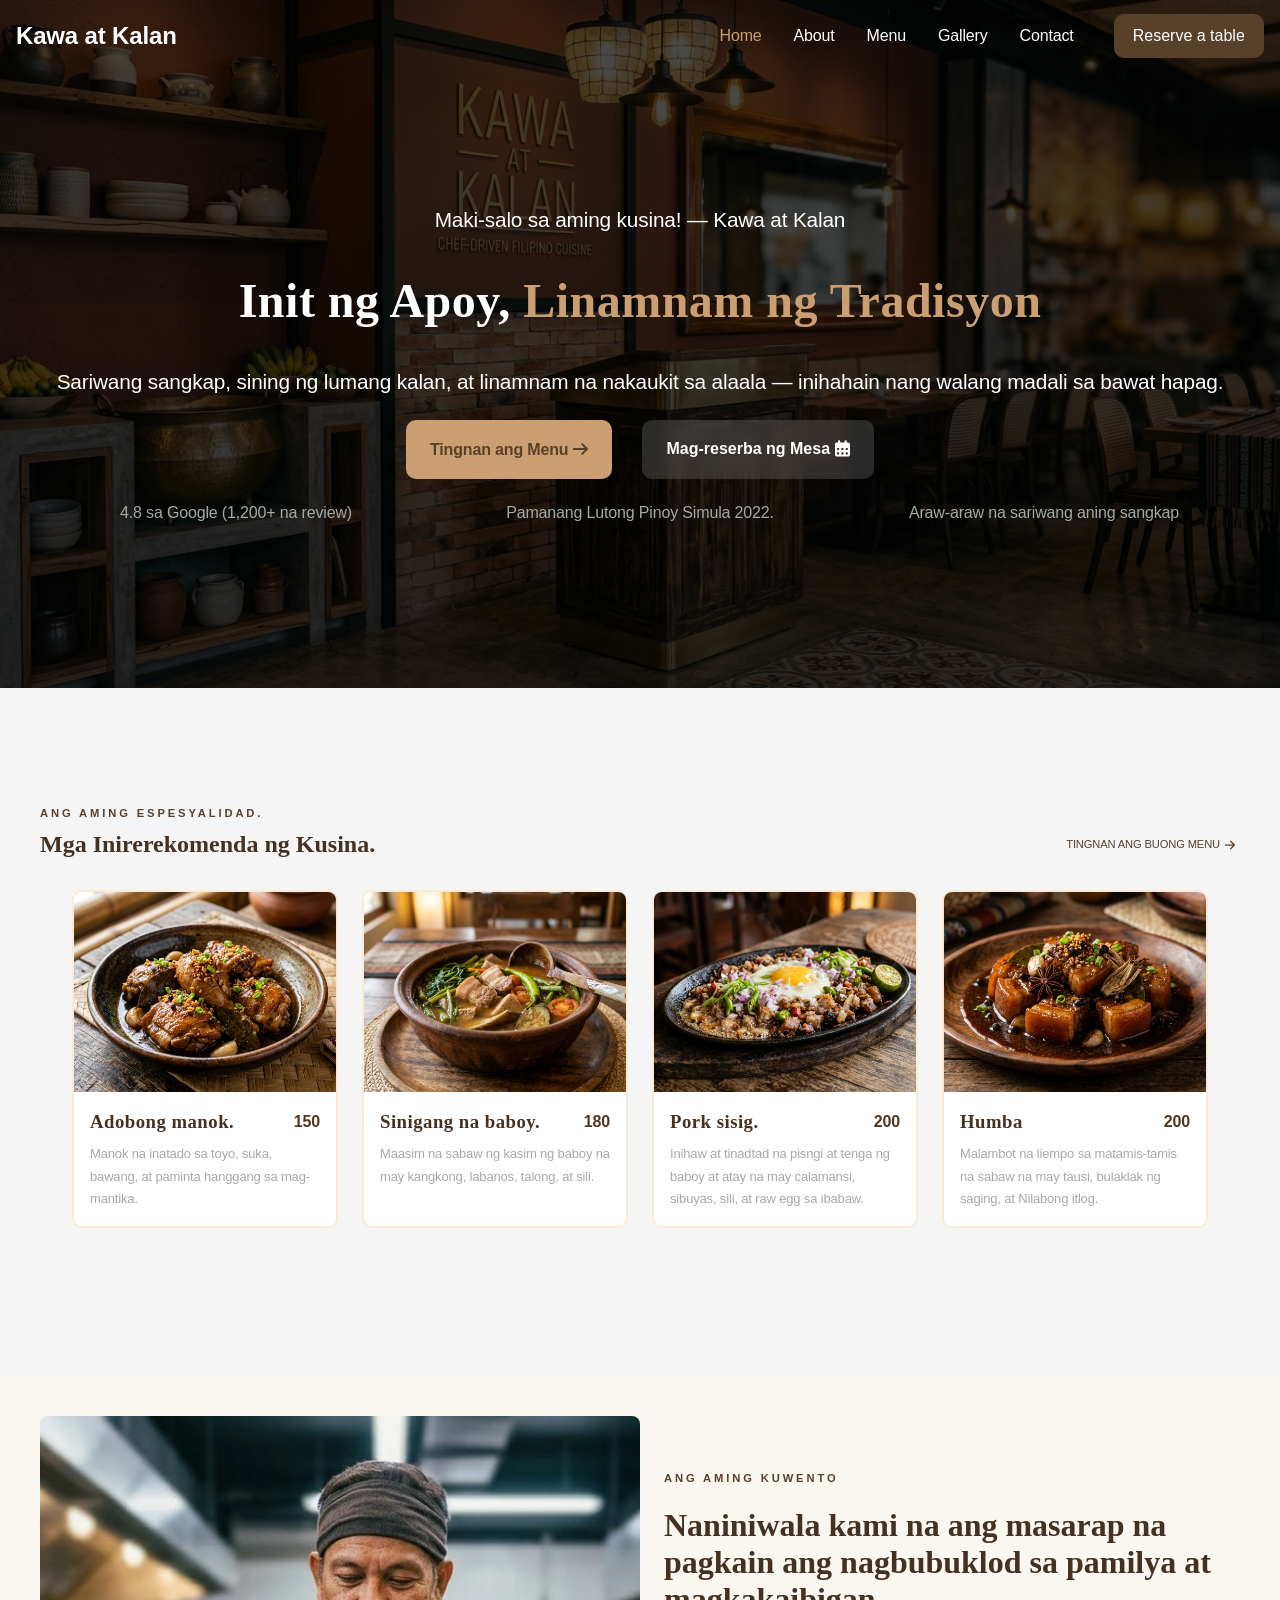
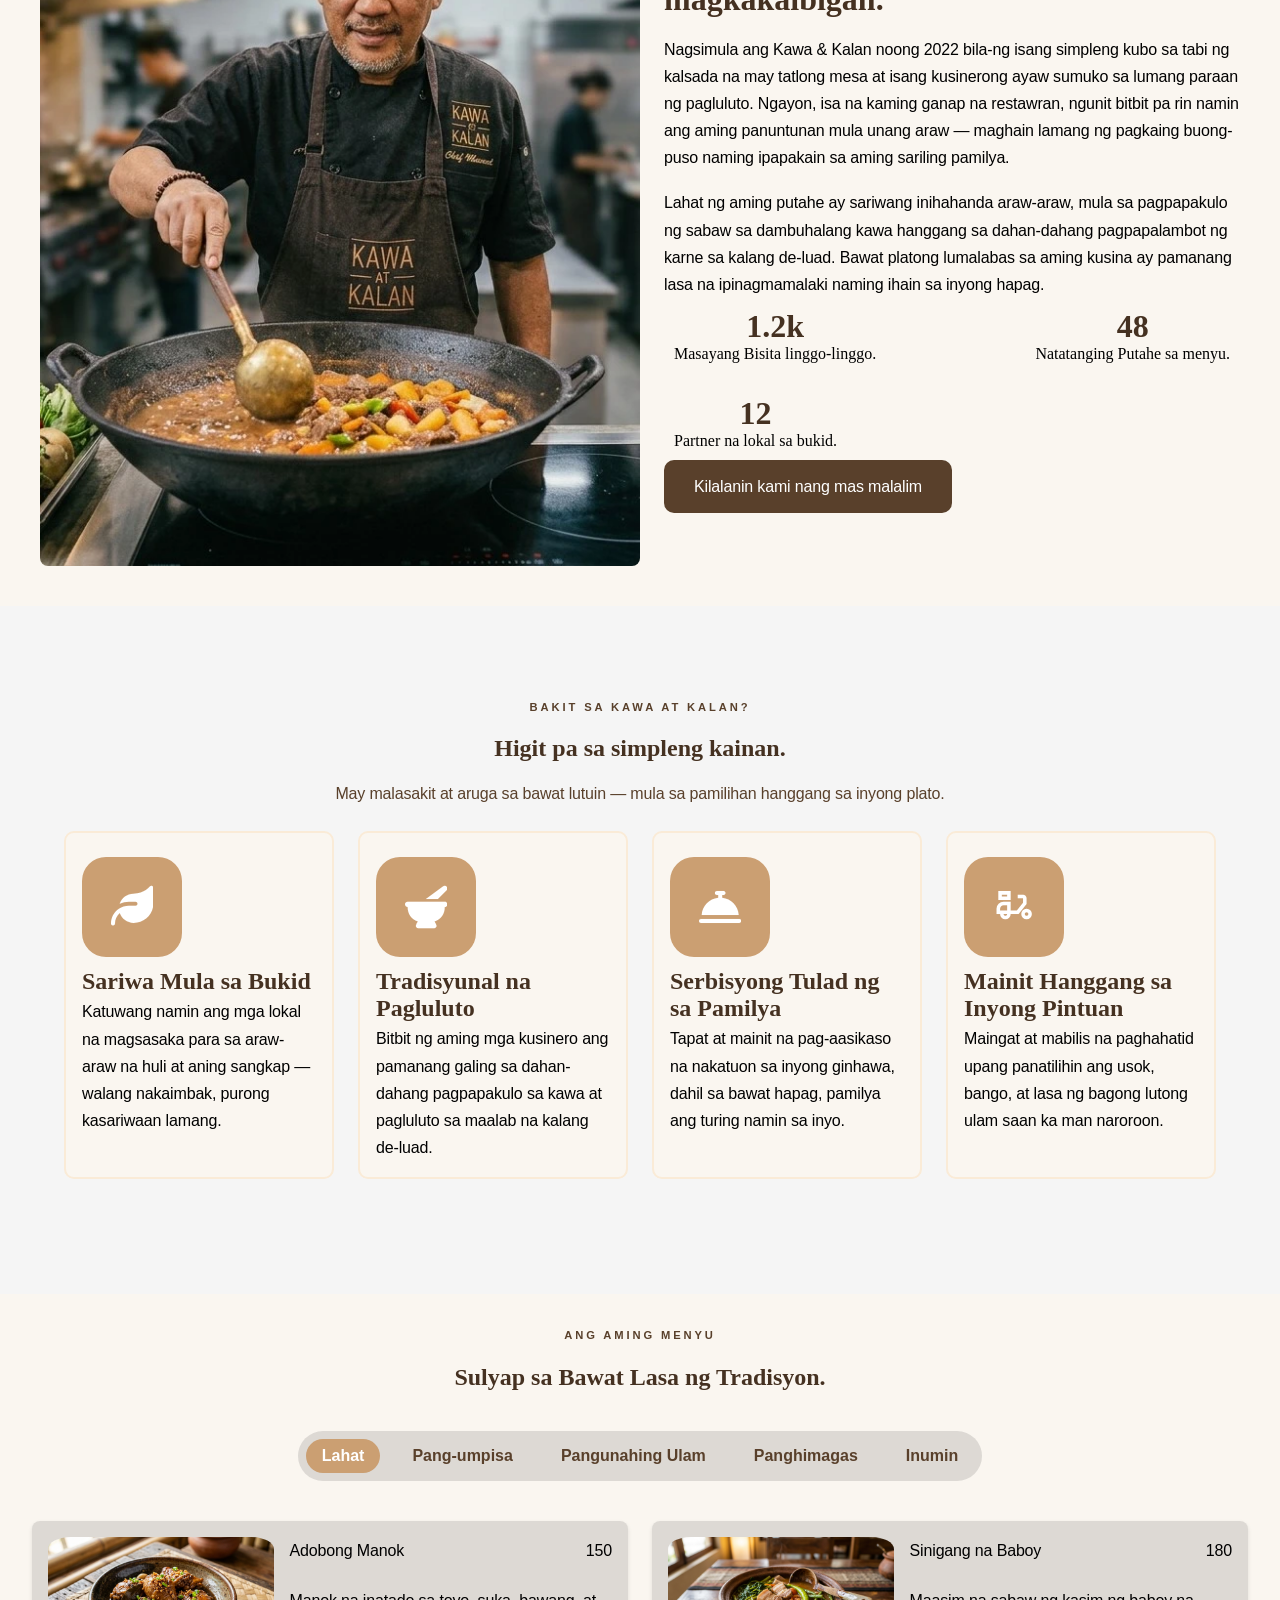
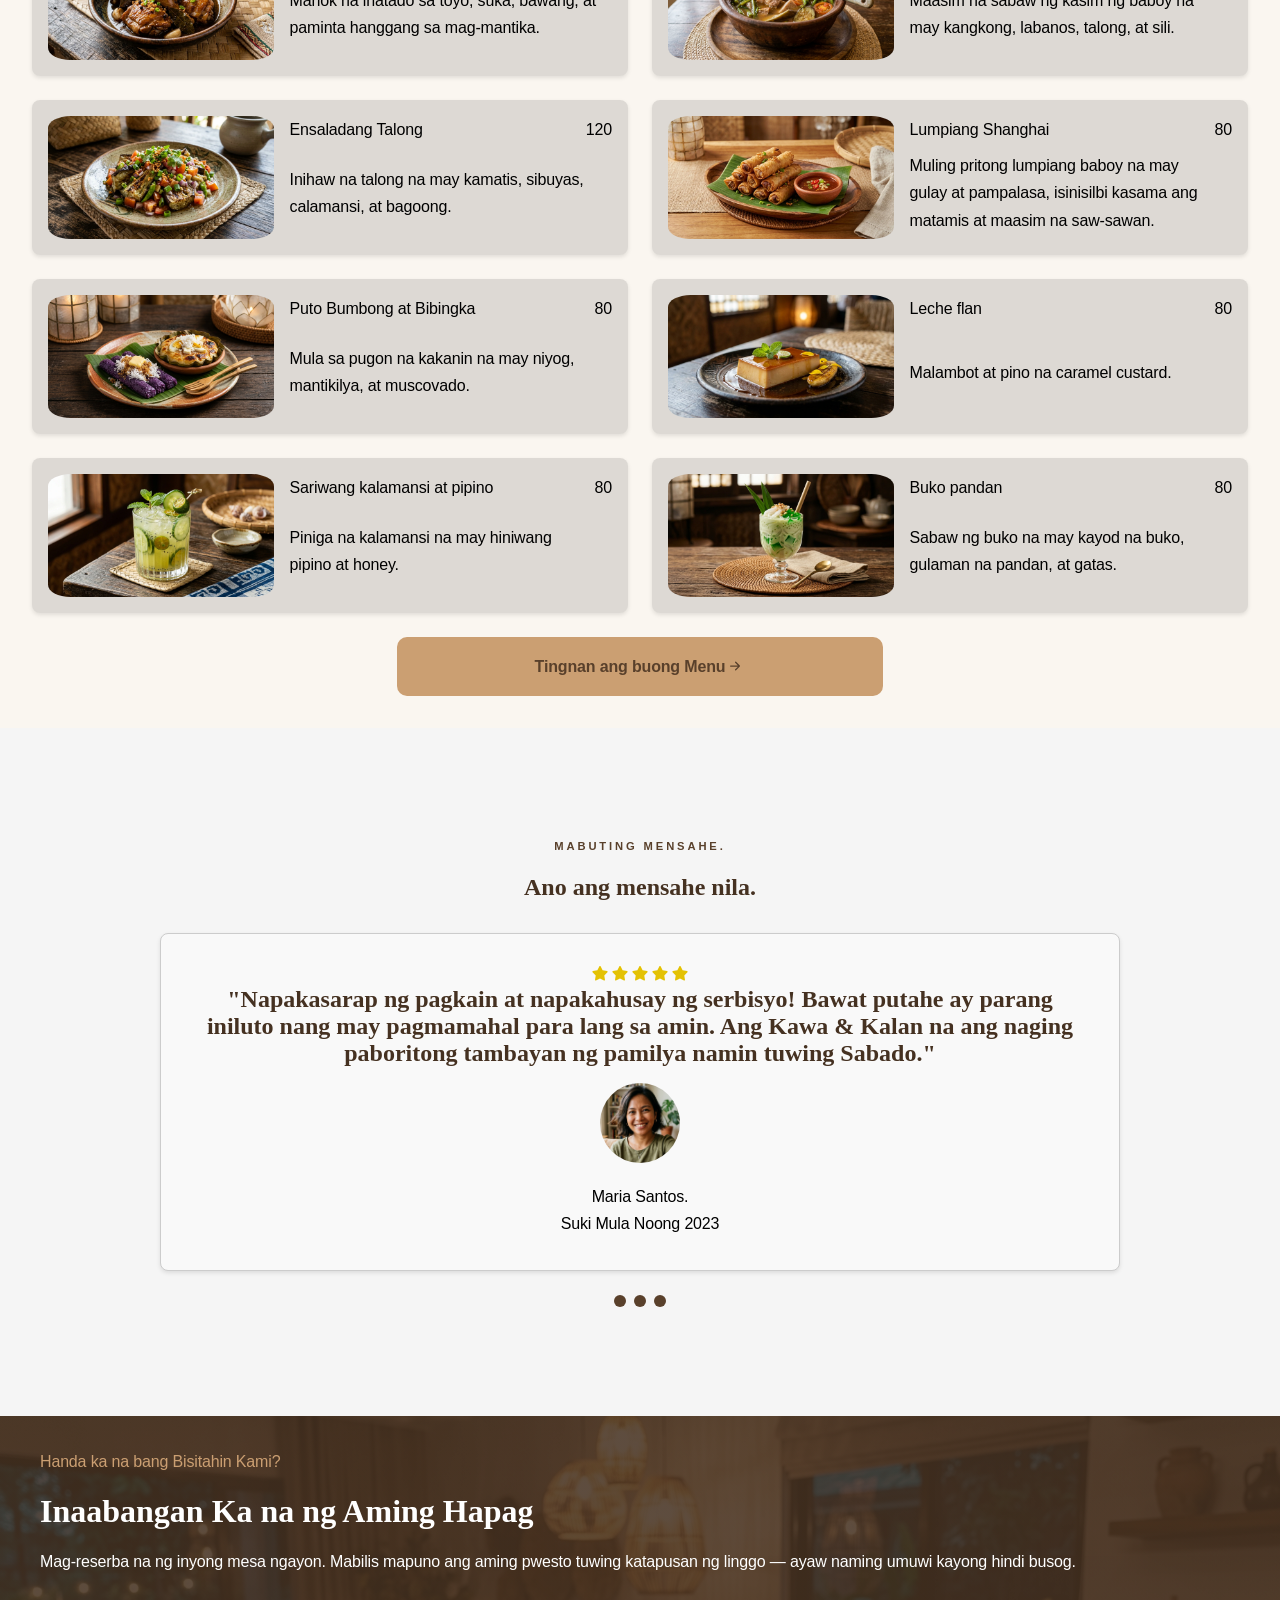
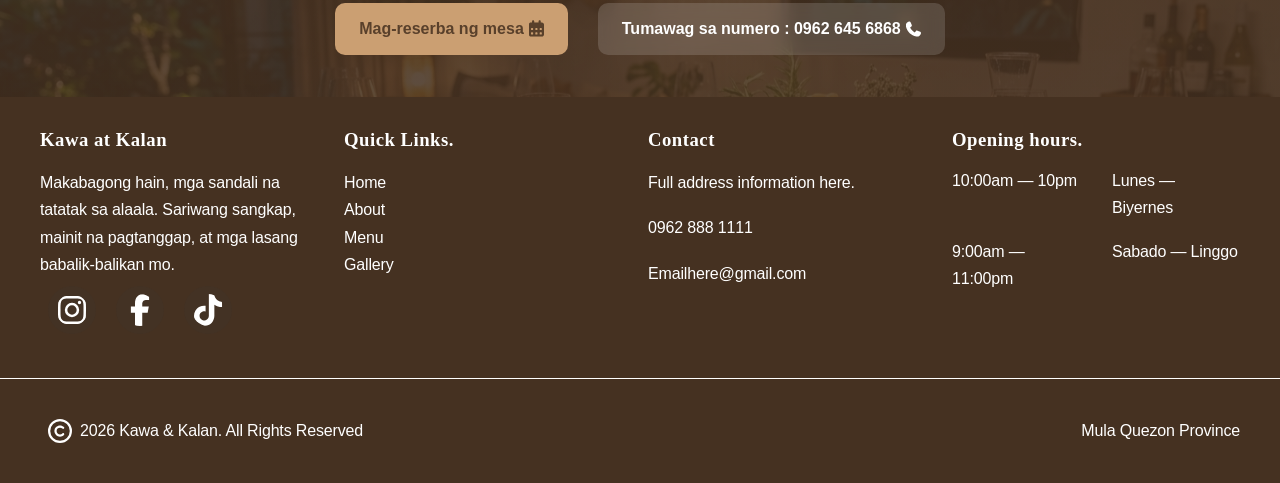
<file: index.html>
<!DOCTYPE html>
<html lang="en">
<head>
    <meta charset="UTF-8">
    <meta name="viewport" content="width=device-width, initial-scale=1.0">
    <title>Restaurant Design Template</title>
    <link rel="stylesheet" href="style.css">
</head>

<body>
    <header class="site-header">
        <div class="header-container">
            <a href="" class="logo">Kawa at Kalan</a>

            <!-- Mobile toggle button-->
            <button class="nav-toggle" aria-expanded="false" aria-label="Toggle navigation">
                <span class="nav-toggle">
                    <div class="ham-menu">
                        <span></span>
                        <span></span>
                        <span></span>
                    </div>
                </span>
            </button>

            <nav class="main-navbar" id="mainNvabar">
                <ul class="nav-list">
                    <li><a class="nav-link active" href="index.html">Home</a></li>
                    <li><a class="nav-link" href="about.html">About</a></li>
                    <li><a class="nav-link" href="menu.html">Menu</a></li>
                    <li><a class="nav-link" href="gallery.html">Gallery</a></li>
                    <li><a class="nav-link" href="contact.html">Contact</a></li>
                </ul>
                <button class="button-wrapper-one" onclick="toggleModal(true)">Reserve a table</button>
            </nav>
        </div>
        <script src="script.js" defer></script>
    </header>
    <main id="home">
        <!-- Reservation form (hidden)-->
        <div id="modalOverlay" class="modal-overlay">
            <div class="modal-content">
                <button class="close-formBtn" onclick="toggleModal(false)">&times;</button>
                <iframe src="reservation_form.html"></iframe>
            </div>
        </div>

        <!-- Conainer 1-->
         <section class="section-one">
            <div class="home-section intro-section">
                <div class="containerA">
                    <p>Maki-salo sa aming kusina! &mdash; Kawa at Kalan</p>
                    <br>
                    <br>
                    <h3>
                        <span class="tagline1">Init ng Apoy, </span>
                        <span class="tagline2">Linamnam ng Tradisyon</span>
                    </h3>
                    <br>
                    <br>
                    <p>Sariwang sangkap, sining ng lumang kalan, at linamnam na nakaukit sa alaala &mdash; inihahain nang walang madali sa bawat hapag.</p>
                </div>
                
                <div class="button-container">
                    <a class="button-wrapper-two" href="menu.html">Tingnan ang Menu 
                        <svg class="icon">
                            <use href="assets/icons/sprite.svg#icon-arrow-right"></use>
                        </svg>
                    </a>
                    <button class="button-wrapper-three" onclick="toggleModal(true)">Mag-reserba ng Mesa 
                        <svg class="icon">
                            <use href="assets/icons/sprite.svg#icon-calendar"></use>
                        </svg>
                    </button>               
                </div>

                <div class="containerB">
                    <p>4.8 sa Google (1,200+ na review)</p>
                    <p>Pamanang Lutong Pinoy Simula 2022.</p>
                    <p>Araw-araw na sariwang aning sangkap</p>
                </div>
            </div>
         </section>
        

        <!-- Conainer 2-->
        <section class="section-two">
            <div class="home-section gallery-section">
                <!--Change this content-->
                <div class="gallery-header">
                    <p class="gallery-paratop">Ang aming Espesyalidad.</p>
                    <h1 class="gallery-heading">Mga Inirerekomenda ng Kusina.</h1>
                    <p class="gallery-parabottom">
                        <a href="menu.html">Tingnan ang Buong Menu<svg class="icon--sm"><use href="assets/icons/sprite.svg#rightArrow-icon"></use></svg>

                        <!-- FIX -->
                        </a>
                    </p>
                </div>
                <div class="gallery-section gallery-grid">
                    <figure class="photo-card">
                        <img src="assets/imgs/foods/chicken_adobo.webp" alt="Adobo" loading="lazy">
                        <figcaption class="photo-card-desc">
                            <h3>Adobong manok.</h3>
                            <p class="pc-price">150</p>
                            <p class="pc-desc">Manok na inatado sa toyo, suka, bawang, at paminta hanggang sa mag-mantika.</p>
                        </figcaption>
                    </figure>

                    <figure class="photo-card">
                        <img src="assets/imgs/foods/pork_sinigang.webp" alt="Adobo" loading="lazy">
                        <figcaption class="photo-card-desc">
                            <h3>Sinigang na baboy.</h3>
                            <p class="pc-price">180</p>
                            <p class="pc-desc">Maasim na sabaw ng kasim ng baboy na may kangkong, labanos, talong, at sili.</p>
                        </figcaption>
                    </figure>

                    <figure class="photo-card">
                        <img src="assets/imgs/foods/pork_sisig.webp" alt="Pork sisig" loading="lazy">
                        <figcaption class="photo-card-desc">
                            <h3>Pork sisig.</h3>
                            <p class="pc-price">200</p>
                            <p class="pc-desc">Inihaw at tinadtad na pisngi at tenga ng baboy at atay na may calamansi, sibuyas, sili, at raw egg sa ibabaw.</p>
                        </figcaption>
                    </figure>

                    <figure class="photo-card">
                        <img src="assets/imgs/foods/pork_humba.webp" alt="Adobo" loading="lazy">
                        <figcaption class="photo-card-desc">
                            <h3>Humba</h3>
                            <p class="pc-price">200</p>
                            <p class="pc-desc">Malambot na liempo sa matamis-tamis na sabaw na may tausi, bulaklak ng saging, at Nilabong itlog.</p>
                        </figcaption>
                    </figure>
                </div>
            </div>
        </section>


        <!-- Conainer 3-->
        <section class="section-three">
            <div class="home-section story-section">
                <img src="assets/imgs/profiles/chef.webp" alt="photo" class="story-image">
                <div class="story-content">
                    <p>Ang Aming Kuwento</p>
                    <br>
                    <h1>Naniniwala kami na ang masarap na pagkain ang nagbubuklod sa pamilya at magkakaibigan.</h1>
                    <br>
                    <p class="description">Nagsimula ang Kawa & Kalan noong 2022 bila-ng isang simpleng kubo sa tabi ng kalsada na may tatlong mesa at isang kusinerong ayaw sumuko sa lumang paraan ng pagluluto. Ngayon, isa na kaming ganap na restawran, ngunit bitbit pa rin namin ang aming panuntunan mula unang araw &mdash; maghain lamang ng pagkaing buong-puso naming ipapakain sa aming sariling pamilya.</p>
                    <br>
                    <p class="description">Lahat ng aming putahe ay sariwang inihahanda araw-araw, mula sa pagpapakulo ng sabaw sa dambuhalang kawa hanggang sa dahan-dahang pagpapalambot ng karne sa kalang de-luad. Bawat platong lumalabas sa aming kusina ay pamanang lasa na ipinagmamalaki naming ihain sa inyong hapag.</p>
                    <div class="containerB">
                        <div class="story-item">
                            <span class="item-number">1.2k</span>
                            <span class="item-desc">Masayang Bisita linggo-linggo.</span>
                        </div>
                        <div class="story-item">
                            <span class="item-number">48</span>
                            <span class="item-desc">Natatanging Putahe sa menyu.</span>
                        </div>
                        <div class="story-item">
                            <span class="item-number">12</span>
                            <span class="item-desc">Partner na lokal sa bukid.</span>
                        </div>
                    </div>
                    <a href="about.html" class="button-wrapper-one" style="width: 50%;">Kilalanin kami nang mas malalim</a>
                </div>
            </div>
        </section>

        <!-- Conainer 4-->
        <section class="section-four">
            <div class="home-section why-section">
                <div class="section-header"> 
                    <p class="top-text">Bakit sa Kawa at Kalan?</p>
                    <br>
                    <h1>Higit pa sa simpleng kainan.</h1>
                    <br>
                    <p>May malasakit at aruga sa bawat lutuin &mdash; mula sa pamilihan hanggang sa inyong plato.</p>
                </div>
                <div class="why-content">
                    <div class="info-box">
                        <div class="icon-container">
                            <svg class="icon-medium">
                                <use href="assets/icons/sprite.svg#icon-leaf"></use>
                            </svg>
                        </div>
                        </svg>

                        <h1>Sariwa Mula sa Bukid</h1>
                        <p>Katuwang namin ang mga lokal na magsasaka para sa araw-araw na huli at aning sangkap &mdash; walang nakaimbak, purong kasariwaan lamang.</p>
                    </div>
                    <div class="info-box">
                        <div class="icon-container">
                            <svg class="icon-medium">
                                <use href="assets/icons/sprite.svg#icon-cooking"></use>
                            </svg>
                        </div>

                        <h1>Tradisyunal na Pagluluto</h1>
                        <p>Bitbit ng aming mga kusinero ang pamanang galing sa dahan-dahang pagpapakulo sa kawa at pagluluto sa maalab na kalang de-luad.</p>
                    </div>
                    <div class="info-box">
                        <div class="icon-container">
                            <svg class="icon-medium">
                                <use href="assets/icons/sprite.svg#icon-serve"></use>
                            </svg>
                        </div>

                        <h1>Serbisyong Tulad ng sa Pamilya</h1>
                        <p>Tapat at mainit na pag-aasikaso na nakatuon sa inyong ginhawa, dahil sa bawat hapag, pamilya ang turing namin sa inyo.</p>
                    </div>
                    <div class="info-box">
                        <div class="icon-container">
                            <svg class="icon-medium">
                                <use href="assets/icons/sprite.svg#icon-scooter"></use>
                            </svg>
                        </div>

                        <h1>Mainit Hanggang sa Inyong Pintuan</h1>
                        <p>Maingat at mabilis na paghahatid upang panatilihin ang usok, bango, at lasa ng bagong lutong ulam saan ka man naroroon.</p>
                    </div>

                </div>
            </div>
        </section>

        <!-- Conainer 5-->
        <section class="section-five">
            <div class="home-section menu-section">
                <div class="section-header">
                    <p>Ang Aming Menyu</p>
                    <br>
                    <h1>Sulyap sa Bawat Lasa ng Tradisyon.</h1>
                </div>

                <div class="menu-container">
                    <div class="filter-nav">
                        <button class="filter-btn active" data-filter="all">Lahat</button>
                        <button class="filter-btn" data-filter="appetizers">Pang-umpisa</button>
                        <button class="filter-btn" data-filter="main-course">Pangunahing Ulam</button>
                        <button class="filter-btn" data-filter="desserts">Panghimagas</button>
                        <button class="filter-btn" data-filter="beverages">Inumin</button>
                    </div>
                </div>

                <div class="index-menu-grid" id="menuGrid"></div>

                <a href="menu.html" class="button-wrapper-two">Tingnan ang buong Menu<svg class="icon--sm"><use href="assets/icons/sprite.svg#rightArrow-icon"></use></svg></a>
            </div>
        </section>

        <!-- Container 6-->
        <section class="section-six">
            <div class="home-section rating-section">
                <div class="section-header">
                    <p>Mabuting mensahe.</p>
                    <br>
                    <h1>Ano ang mensahe nila.</h3>
                </div>

                <div class="rate-tab">
                    <div class="content-wrapper">
                        <div class="content-tab active" data-index="1">
                            <div>
                                <svg>
                                    <use href="assets/icons/sprite.svg#icon-star"></use>
                                </svg>
                                <svg>
                                    <use href="assets/icons/sprite.svg#icon-star"></use>
                                </svg>
                                <svg>
                                    <use href="assets/icons/sprite.svg#icon-star"></use>
                                </svg>
                                <svg>
                                    <use href="assets/icons/sprite.svg#icon-star"></use>
                                </svg>
                                <svg>
                                    <use href="assets/icons/sprite.svg#icon-star"></use>
                                </svg>

                            </div>
                            <h1>"Napakasarap ng pagkain at napakahusay ng serbisyo! Bawat putahe ay parang iniluto nang may pagmamahal para lang sa amin. Ang Kawa & Kalan na ang naging paboritong tambayan ng pamilya namin tuwing Sabado."</h1>
                            <img src="assets/imgs/profiles/profile_one.webp">
                            <p>Maria Santos.</p>
                            <p>Suki Mula Noong 2023</p>
                        </div>

                        <div class="content-tab" data-index="2">
                            <div class="star-container">
                                <svg>
                                    <use href="assets/icons/sprite.svg#icon-star"></use>
                                </svg>
                                <svg>
                                    <use href="assets/icons/sprite.svg#icon-star"></use>
                                </svg>
                                <svg>
                                    <use href="assets/icons/sprite.svg#icon-star"></use>
                                </svg>
                                <svg>
                                    <use href="assets/icons/sprite.svg#icon-star"></use>
                                </svg>
                            </div>
                            <h1>"Bumabalik-balik kami rito para sa Kare-Kare at Sisig! Lasang-lasa mo ang tradisyon sa dahan-dahang pagkakaluto sa kawa. Mainit ang pagtanggap at parang nasa sariling bahay ka lang."</h1>
                            <img src="assets/imgs/profiles/profile_three.webp">
                            <p>Ramon Reyes.</p>
                            <p>Lokal na Kumakain</p>
                        </div>

                        <div class="content-tab" data-index="3">
                            <div class="star-container">
                                <svg>
                                    <use href="assets/icons/sprite.svg#icon-star"></use>
                                </svg>
                                <svg>
                                    <use href="assets/icons/sprite.svg#icon-star"></use>
                                </svg>
                                <svg>
                                    <use href="assets/icons/sprite.svg#icon-star"></use>
                                </svg>
                                <svg>
                                    <use href="assets/icons/sprite.svg#icon-star"></use>
                                </svg>
                                <svg>
                                    <use href="assets/icons/sprite.svg#icon-star"></use>
                                </svg>

                            </div>
                            <h1>"Dito namin dinala ang buong angkan nung kaarawan ni Nanay. Walang natira sa hapag! Napakasariwa ng mga sangkap at napakamura pa para sa kalidad ng pagkain."</h1>
                            <img src="assets/imgs/profiles/profile_two.webp">
                            <p>Elena Dizon.</p>
                            <p>Pamilyang Bisita</p>
                        </div>
                    </div>
                </div>

                <div class="tab-buttons">
                    <button class="tab-btn active" data-target="1" aria-label="Go to review 1"></button>
                    <button class="tab-btn" data-target="2" aria-label="Go to review 2"></button>
                    <button class="tab-btn" data-target="3" aria-label="Go to review 3"></button>
                </div>
            </div>
        </section>
        

        <!-- Container 7-->

    </main>
    <footer>
        <!-- footer header -->
        <div class="secondary-footer">
            <div class="contact-section">
                <div class="ready-contact">
                    <p><span class="tagline2">Handa ka na bang Bisitahin Kami?</span></p>
                    <br>
                    <h1>Inaabangan Ka na ng Aming Hapag</h1>
                    <br>
                    <p>Mag-reserba na ng inyong mesa ngayon. Mabilis mapuno ang aming pwesto tuwing katapusan ng linggo — ayaw naming umuwi kayong hindi busog.</p>
                    <br>
                </div>

                <div class="button-container">
                    <button class="button-wrapper-two" onclick="toggleModal(true)">Mag-reserba ng mesa
                        <svg class="icon">
                            <use href="assets/icons/sprite.svg#icon-calendar"></use>
                        </svg>
                    </button>
                    <button class="button-wrapper-three">Tumawag sa numero : 0962 645 6868
                        <svg class="icon">
                            <use href="assets/icons/sprite.svg#phone-icon"></use>
                        </svg>
                    </button>               
                </div>
            </div>
        </div>

        <!-- Main footer -->
        <div class="main-footer">
            <div class="footer-socials">
                <h3>Kawa at Kalan</h3>
                <br>
                <p>Makabagong hain, mga sandali na tatatak sa alaala. Sariwang sangkap, mainit na pagtanggap, at mga lasang babalik-balikan mo.</p>
                <icon>
                    <svg>
                        <use href="assets/icons/sprite.svg#insta-icon"></use>
                    </svg>
                </icon>
                <icon>
                    <svg>
                        <use href="assets/icons/sprite.svg#fb-icon"></use>
                    </svg>
                </icon>
                <icon>
                    <svg>
                        <use href="assets/icons/sprite.svg#tiktok-icon"></use>
                    </svg>
                </icon>
            </div>
            <div class="footer-links">
                <h3>Quick Links.</h3>
                <br>
                <ul>
                    <li><a href="index.html">Home</a></li>
                    <li><a href="about.html">About</a></li>
                    <li><a href="menu.html">Menu</a></li>
                    <li><a href="gallery.html">Gallery</a></li>
                </ul>
            </div>

            <div class="footer-contact">
                <h3>Contact</h3>
                <br>
                <p>Full address information here.</p>
                <br>
                <p>0962 888 1111</p>
                <br>
                <p>Emailhere@gmail.com</p>
            </div>

            <div class="footer-opening">
                <h3>Opening hours.</h3>
                <p>10:00am &mdash; 10pm</p>
                <p>Lunes &mdash; Biyernes</p>
                <p>9:00am &mdash; 11:00pm</p>
                <p>Sabado &mdash; Linggo</p>
            </div>

        </div>
        <div class="footer-border">
            <div class="final-footer">
                <p><svg><use href="assets/icons/sprite.svg#copyright-icon"></use></svg>2026 Kawa & Kalan. All Rights Reserved</p>
                <p>Mula Quezon Province</p>
            </div>
        </div>

    </footer>
    
</body>
</html>
</file>
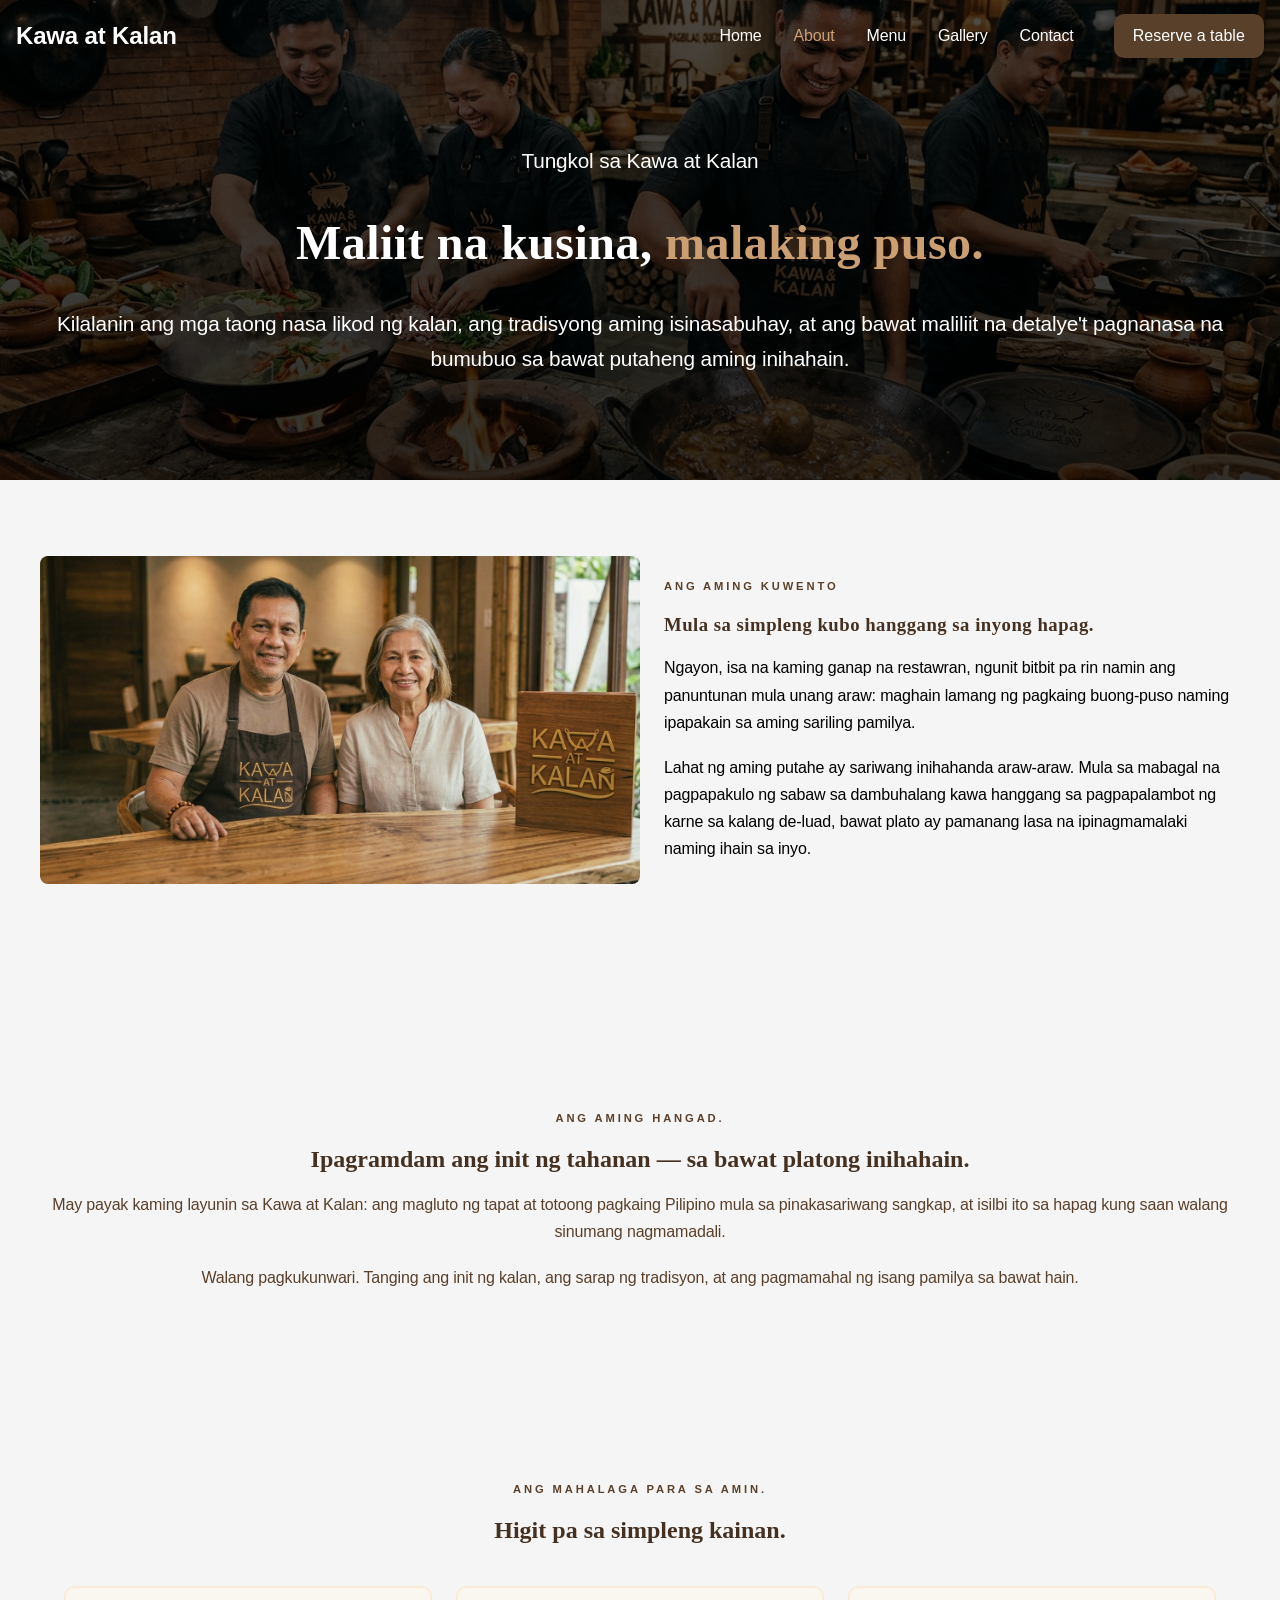
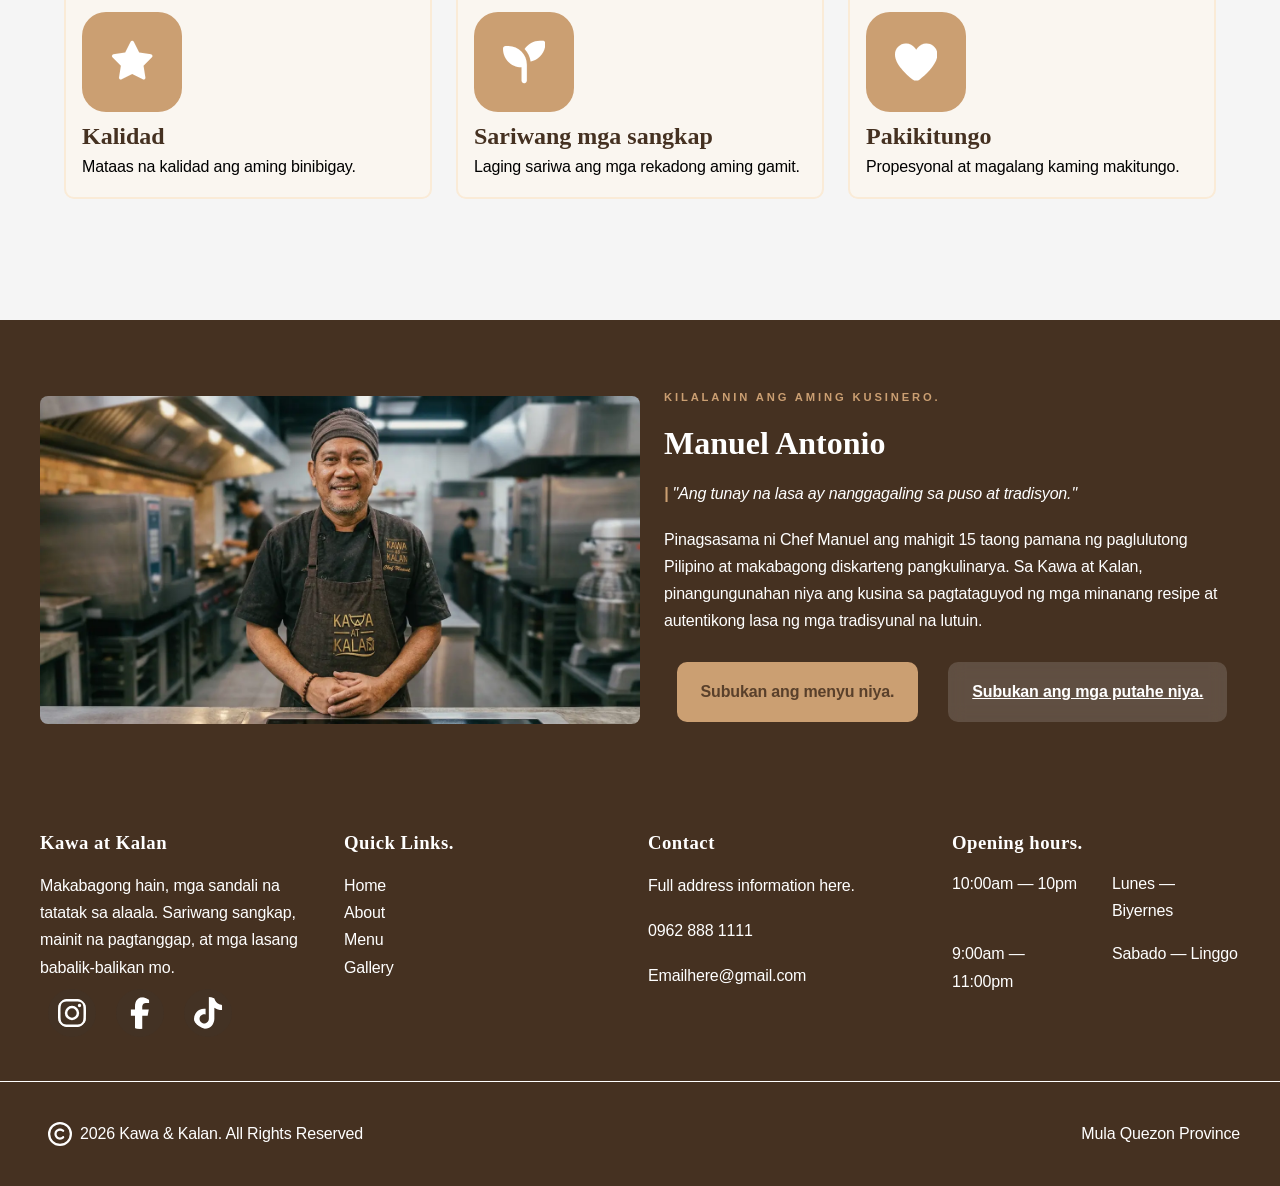
<file: about.html>
<!DOCTYPE html>
<html lang="en">
<head>
    <meta charset="UTF-8">
    <meta name="viewport" content="width=device-width, initial-scale=1.0">
    <title>About - Kawa at Kalan</title>
    <link rel="stylesheet" href="style.css">
</head>

<body>
    <header class="site-header">
        <div class="header-container">
            <a href="" class="logo">Kawa at Kalan</a>

            <!-- Mobile toggle button-->
            <button class="nav-toggle" aria-expanded="false" aria-label="Toggle navigation">
                <span class="nav-toggle">
                   <div class="ham-menu">
                        <span></span>
                        <span></span>
                        <span></span>
                   </div>
                </span>
            </button>

            <nav class="main-navbar" id="mainNavBar">
                <ul class="nav-list">
                    <li><a class="nav-link" href="index.html">Home</a></li>
                    <li><a class="nav-link active" href="about.html">About</a></li>
                    <li><a class="nav-link" href="menu.html">Menu</a></li>
                    <li><a class="nav-link" href="gallery.html">Gallery</a></li>
                    <li><a class="nav-link" href="contact.html">Contact</a></li>
                </ul>
                <button class = "button-wrapper-one" onclick="toggleModal(true)">Reserve a table</button>
            </nav>
        </div>
        <script src="script.js" defer></script>
    </header>
    <main id="home">
        <!-- Reservation form (hidden)-->
        <div id="modalOverlay" class="modal-overlay">
            <div class="modal-content">
                <button class="close-formBtn" onclick="toggleModal(false)">&times;</button>
                <iframe src="reservation_form.html"></iframe>
            </div>
        </div> 
             
         <section class="section-one-about">
            <div class="about-section intro-section">
                <div class="containerA">
                    <p>Tungkol sa Kawa at Kalan</p>
                    <br>
                    <br>
                    <h3>
                        <span class="tagline1">Maliit na kusina,</span>
                        <span class="tagline2">malaking puso.</span>
                    </h3>
                    <br>
                    <br>
                    <p>Kilalanin ang mga taong nasa likod ng kalan, ang tradisyong aming isinasabuhay, at ang bawat maliliit na detalye't pagnanasa na bumubuo sa bawat putaheng aming inihahain.</p>
                </div>
            </div>
         </section>

        <section class="section-two">
            <div class="about-section story-section">
                <img src="assets/imgs/profiles/couple.webp" alt="photo" class="story-image">
                <div class="story-content">
                    <p class="text">Ang Aming Kuwento</p>
                    <br>
                    <h3 class="title">Mula sa simpleng kubo hanggang sa inyong hapag.</h3>
                    <br>
                    <p class="description">Ngayon, isa na kaming ganap na restawran, ngunit bitbit pa rin namin ang panuntunan mula unang araw: maghain lamang ng pagkaing buong-puso naming ipapakain sa aming sariling pamilya.</p>
                    <br>
                    <p class="description">Lahat ng aming putahe ay sariwang inihahanda araw-araw. Mula sa mabagal na pagpapakulo ng sabaw sa dambuhalang kawa hanggang sa pagpapalambot ng karne sa kalang de-luad, bawat plato ay pamanang lasa na ipinagmamalaki naming ihain sa inyo.</p>
                </div>
            </div>
        </section>

        <section class="section-two">
            <div class="about-section story-section">
                <div class="section-header">
                    <p class="text">Ang aming hangad.</p>
                    <br>
                    <h1>Ipagramdam ang init ng tahanan — sa bawat platong inihahain.</h1>
                    <br>
                    <p>May payak kaming layunin sa Kawa at Kalan: ang magluto ng tapat at totoong pagkaing Pilipino mula sa pinakasariwang sangkap, at isilbi ito sa hapag kung saan walang sinumang nagmamadali.</p>
                    <br>
                    <p>Walang pagkukunwari. Tanging ang init ng kalan, ang sarap ng tradisyon, at ang pagmamahal ng isang pamilya sa bawat hain.</p>
                </div>
            </div>
            <div class="about-section why-section">
                <div class="section-header"> 
                    <p class="top-text">Ang mahalaga para sa amin.</p>
                    <br>
                    <h1>Higit pa sa simpleng kainan.</h1>
                    <br>
                </div>
                <div class="why-content">
                    <div class="info-box">
                        <div class="icon-container">
                            <svg class="icon-medium">
                                <use href="assets/icons/sprite.svg#icon-star"></use>
                            </svg>
                        </div>
                        </svg>

                        <h1>Kalidad</h1>
                        <p>Mataas na kalidad ang aming binibigay.</p>
                    </div>

                    <div class="info-box">
                        <div class="icon-container">
                            <svg class="icon-medium">
                                <use href="assets/icons/sprite.svg#plant-icon"></use>
                            </svg>
                        </div>

                        <h1>Sariwang mga sangkap</h1>
                        <p>Laging sariwa ang mga rekadong aming gamit.</p>
                    </div>

                    <div class="info-box">
                        <div class="icon-container">
                            <svg class="icon-medium">
                                <use href="assets/icons/sprite.svg#heart-icon"></use>
                            </svg>
                        </div>

                        <h1>Pakikitungo</h1>
                        <p>Propesyonal at magalang kaming makitungo.</p>
                    </div>
                </div>
            </div>            
        </section>

        <section class="section-two-about">
            <div class="about-section story-section">
                <img src="assets/imgs/profiles/chef_portrait.webp" alt="photo" class="story-image">
                <div class="story-content">
                    <p class="text"><span class="tagline2">Kilalanin ang aming Kusinero.</span></p>
                    <br>
                    <h1><span class="tagline1">Manuel Antonio</span></h1>
                    <br>
                    <!-- Change fonts and layout-->
                    <p><i><strong><span class="tagline2">|</span></strong> "Ang tunay na lasa ay nanggagaling sa puso at tradisyon."</i></p>
                    <br>
                    <p>Pinagsasama ni Chef Manuel ang mahigit 15 taong pamana ng paglulutong Pilipino at makabagong diskarteng pangkulinarya. Sa Kawa at Kalan, pinangungunahan niya ang kusina sa pagtataguyod ng mga minanang resipe at autentikong lasa ng mga tradisyunal na lutuin.</p>
                    <br>
                    <div class="button-container">
                        <a href="menu.html" class="button-wrapper-two">Subukan ang menyu niya.</a>
                        <a href="contact.html" class="button-wrapper-three">Subukan ang mga putahe niya.</a>
                    </div>
                    
                </div>
            </div>
        </section>


    </main>
    
    <footer>
        <!-- Main footer -->
        <div class="main-footer">
            <div class="footer-socials">
                <h3>Kawa at Kalan</h3>
                <br>
                <p>Makabagong hain, mga sandali na tatatak sa alaala. Sariwang sangkap, mainit na pagtanggap, at mga lasang babalik-balikan mo.</p>
                <icon>
                    <svg>
                        <use href="assets/icons/sprite.svg#insta-icon"></use>
                    </svg>
                </icon>
                <icon>
                    <svg>
                        <use href="assets/icons/sprite.svg#fb-icon"></use>
                    </svg>
                </icon>
                <icon>
                    <svg>
                        <use href="assets/icons/sprite.svg#tiktok-icon"></use>
                    </svg>
                </icon>
            </div>
            <div class="footer-links">
                <h3>Quick Links.</h3>
                <br>
                <ul>
                    <li><a href="index.html">Home</a></li>
                    <li><a href="about.html">About</a></li>
                    <li><a href="menu.html">Menu</a></li>
                    <li><a href="gallery.html">Gallery</a></li>
                </ul>
            </div>

            <div class="footer-contact">
                <h3>Contact</h3>
                <br>
                <p>Full address information here.</p>
                <br>
                <p>0962 888 1111</p>
                <br>
                <p>Emailhere@gmail.com</p>
            </div>

            <div class="footer-opening">
                <h3>Opening hours.</h3>
                <p>10:00am &mdash; 10pm</p>
                <p>Lunes &mdash; Biyernes</p>
                <p>9:00am &mdash; 11:00pm</p>
                <p>Sabado &mdash; Linggo</p>
            </div>

        </div>
        <div class="footer-border">
            <div class="final-footer">
                <p><svg><use href="assets/icons/sprite.svg#copyright-icon"></use></svg>2026 Kawa & Kalan. All Rights Reserved</p>
                <p>Mula Quezon Province</p>
            </div>
        </div>
    </footer>
</body>
</html>
</file>
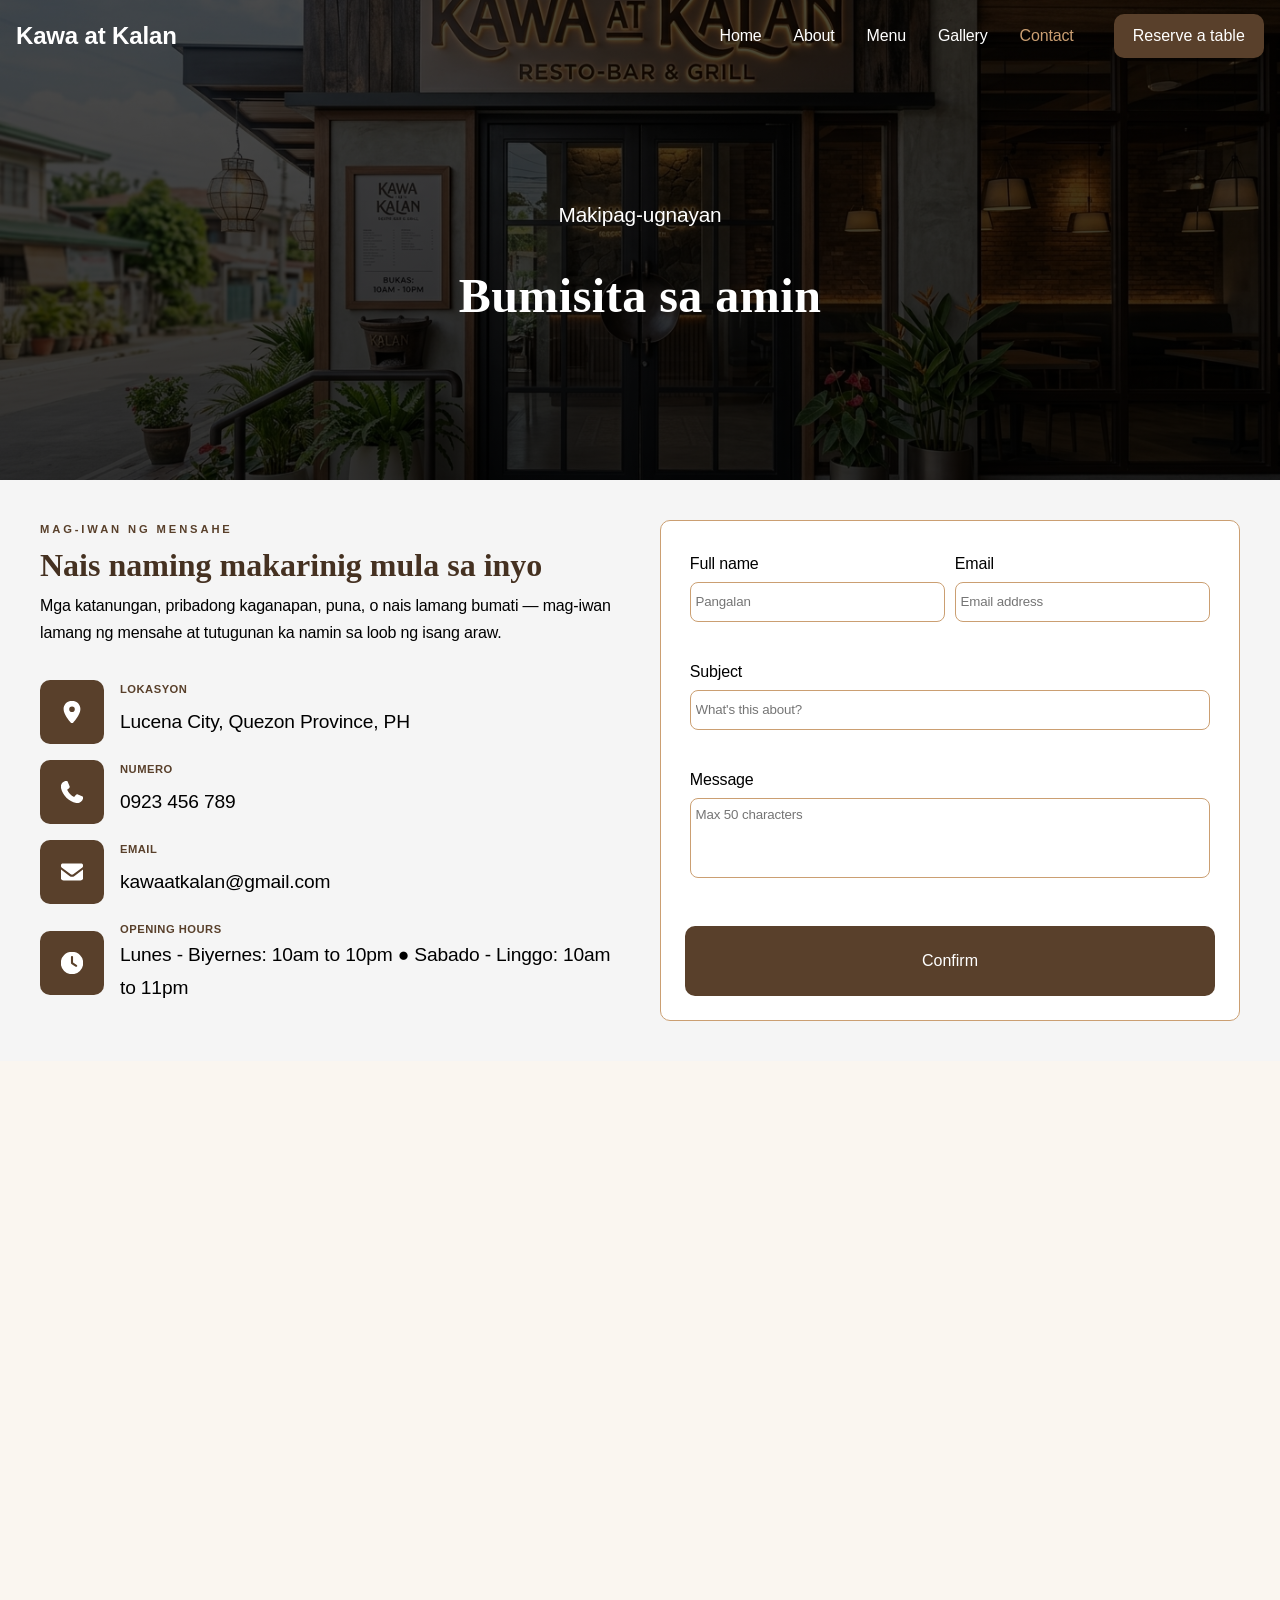
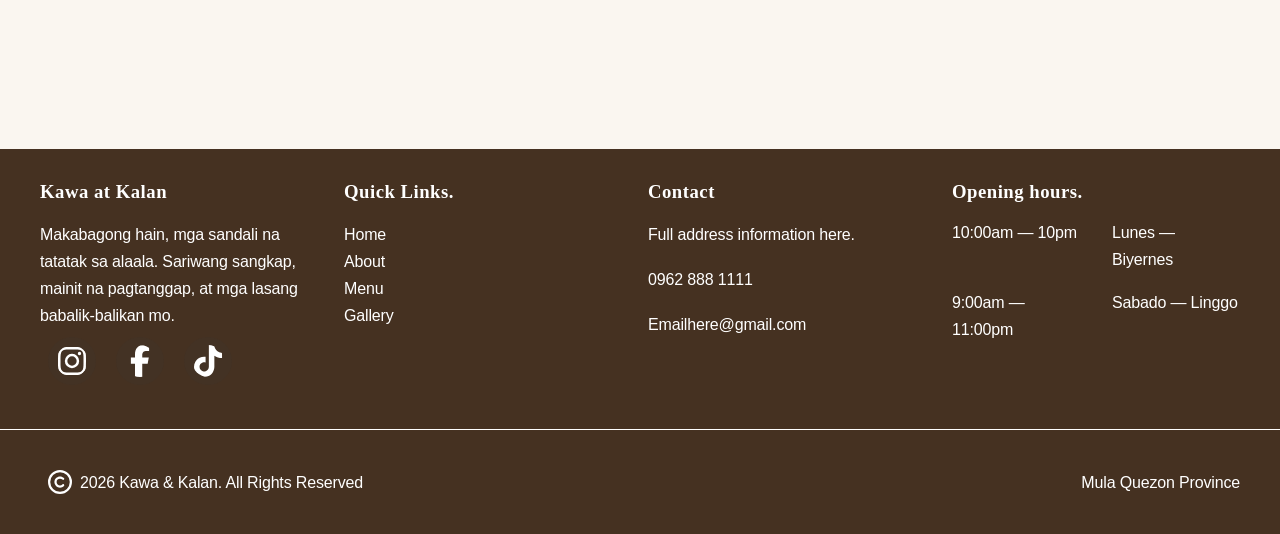
<file: contact.html>
<!DOCTYPE html>
<html lang="en">
<head>
    <meta charset="UTF-8">
    <meta name="viewport" content="width=device-width, initial-scale=1.0">
    <title>Contact - Kawa at Kala</title>
    <link rel="stylesheet" href="style.css"> 
</head>
<body>
    <header class="site-header">
        <div class="header-container">
            <a href="" class="logo">Kawa at Kalan</a>

            <!-- Mobile toggle button-->
            <button class="nav-toggle" aria-expanded="false" aria-label="Toggle navigation">
                <span class="nav-toggle">
                   <div class="ham-menu">
                        <span></span>
                        <span></span>
                        <span></span>
                   </div>
                </span>
            </button>

            <nav class="main-navbar" id="mainNavBar">
                <ul class="nav-list">
                    <li><a class="nav-link" href="index.html">Home</a></li>
                    <li><a class="nav-link" href="about.html">About</a></li>
                    <li><a class="nav-link" href="menu.html">Menu</a></li>
                    <li><a class="nav-link" href="gallery.html">Gallery</a></li>
                    <li><a class="nav-link active" href="contact.html">Contact</a></li>
                </ul>
                <button class = "button-wrapper-one" onclick="toggleModal(true)">Reserve a table</button>
            </nav>
        </div>
        <script src="script.js" defer></script>        
    </header>
    <main id="home">
        <!-- Reservation form (hidden)-->
        <div id="modalOverlay" class="modal-overlay">
            <div class="modal-content">
                <button class="close-formBtn" onclick="toggleModal(false)">&times;</button>
                <iframe src="reservation_form.html"></iframe>
            </div>
        </div>         
        <section class="section-one-contact">
            <div class="about-section intro-section">
                <div class="containerA">
                    <p>Makipag-ugnayan</p>
                    <br>
                    <br>
                    <h3>
                        <span class="tagline1">Bumisita sa amin</span>
                    </h3>
                </div>
            </div>
        </section>

        <section class="section-two">
            <div class="about-section contact-page">
                <div class="contact-details">
                    <div class="contact-header">
                        <p>Mag-iwan ng mensahe</p>
                        <h1>Nais naming makarinig mula sa inyo</h1>
                        <p class="description">Mga katanungan, pribadong kaganapan, puna, o nais lamang bumati &mdash; mag-iwan lamang ng mensahe at tutugunan ka namin sa loob ng isang araw.</p>
                    </div>
                    
                    <br>
                    <div class="contact-items">
                        <svg><use href="assets/icons/sprite.svg#location-icon"></use></svg>
                        <p>Lokasyon</p>
                        <p>Lucena City, Quezon Province, PH</p>
                    </div>
                    <div class="contact-items">
                        <svg><use href="assets/icons/sprite.svg#phone-icon"></use></svg>
                        <p>Numero</p>
                        <p>0923 456 789</p>
                    </div>
                    <div class="contact-items">
                        <svg><use href="assets/icons/sprite.svg#email-icon"></use></svg>
                        <p>Email</p>
                        <p>kawaatkalan@gmail.com</p>
                    </div>
                    <div class="contact-items">
                        <svg><use href="assets/icons/sprite.svg#clock-icon"></use></svg>
                        <p>Opening hours</p>
                        <p>Lunes - Biyernes: 10am to 10pm ● Sabado - Linggo: 10am to 11pm</p>
                    </div>
                </div>
                <div>
                    <form class="message-form">
                        <div class="message-email">
                            <div class="form-group">
                                <label>Full name</label>
                                <input type="text" id="#full name" placeholder="Pangalan">
                            </div>

                            <div class="form-group">
                                <label>Email</label>
                                <input type="email" id="#email" placeholder="Email address" required>
                            </div>
                        </div>

                        <div class="form-group">
                            <label>Subject</label>
                            <input type="text" id="#subject" placeholder="What's this about?" required>
                        </div>

                        <div class="form-group">
                            <label>Message</label>
                            <textarea type="text" rows="5" placeholder="Max 50 characters"></textarea>
                        </div>

                        <button class="button-wrapper-one">Confirm</button>
                    </form>
                </div>

            </div>
        </section>

        <section class="section-three">
            <div class="home-section">
                <iframe class="maps-container" src="https://www.google.com/maps/embed?pb=!1m18!1m12!1m3!1d61956.94464951858!2d121.58280254203503!3d13.940195641807646!2m3!1f0!2f0!3f0!3m2!1i1024!2i768!4f13.1!3m3!1m2!1s0x33bd4b578caf4ccd%3A0x2be1e905c862fe1!2sLucena%20City%2C%20Quezon!5e0!3m2!1sen!2sph!4v1791727824958!5m2!1sen!2sph" allowfullscreen="" loading="lazy" referrerpolicy="strict-origin-when-cross-origin"></iframe>
            </div>
        </section>

    </main>

    <footer>
        <div class="main-footer">
            <div class="footer-socials">
                <h3>Kawa at Kalan</h3>
                <br>
                <p>Makabagong hain, mga sandali na tatatak sa alaala. Sariwang sangkap, mainit na pagtanggap, at mga lasang babalik-balikan mo.</p>
                <icon>
                    <svg>
                        <use href="assets/icons/sprite.svg#insta-icon"></use>
                    </svg>
                </icon>
                <icon>
                    <svg>
                        <use href="assets/icons/sprite.svg#fb-icon"></use>
                    </svg>
                </icon>
                <icon>
                    <svg>
                        <use href="assets/icons/sprite.svg#tiktok-icon"></use>
                    </svg>
                </icon>
            </div>
            <div class="footer-links">
                <h3>Quick Links.</h3>
                <br>
                <ul>
                    <li><a href="index.html">Home</a></li>
                    <li><a href="about.html">About</a></li>
                    <li><a href="menu.html">Menu</a></li>
                    <li><a href="gallery.html">Gallery</a></li>
                </ul>
            </div>

            <div class="footer-contact">
                <h3>Contact</h3>
                <br>
                <p>Full address information here.</p>
                <br>
                <p>0962 888 1111</p>
                <br>
                <p>Emailhere@gmail.com</p>
            </div>

            <div class="footer-opening">
                <h3>Opening hours.</h3>
                <p>10:00am &mdash; 10pm</p>
                <p>Lunes &mdash; Biyernes</p>
                <p>9:00am &mdash; 11:00pm</p>
                <p>Sabado &mdash; Linggo</p>
            </div>

        </div>
        <div class="footer-border">
            <div class="final-footer">
                <p><svg><use href="assets/icons/sprite.svg#copyright-icon"></use></svg>2026 Kawa & Kalan. All Rights Reserved</p>
                <p>Mula Quezon Province</p>
            </div>
        </div>
    </footer>
</body>

</html>
</file>
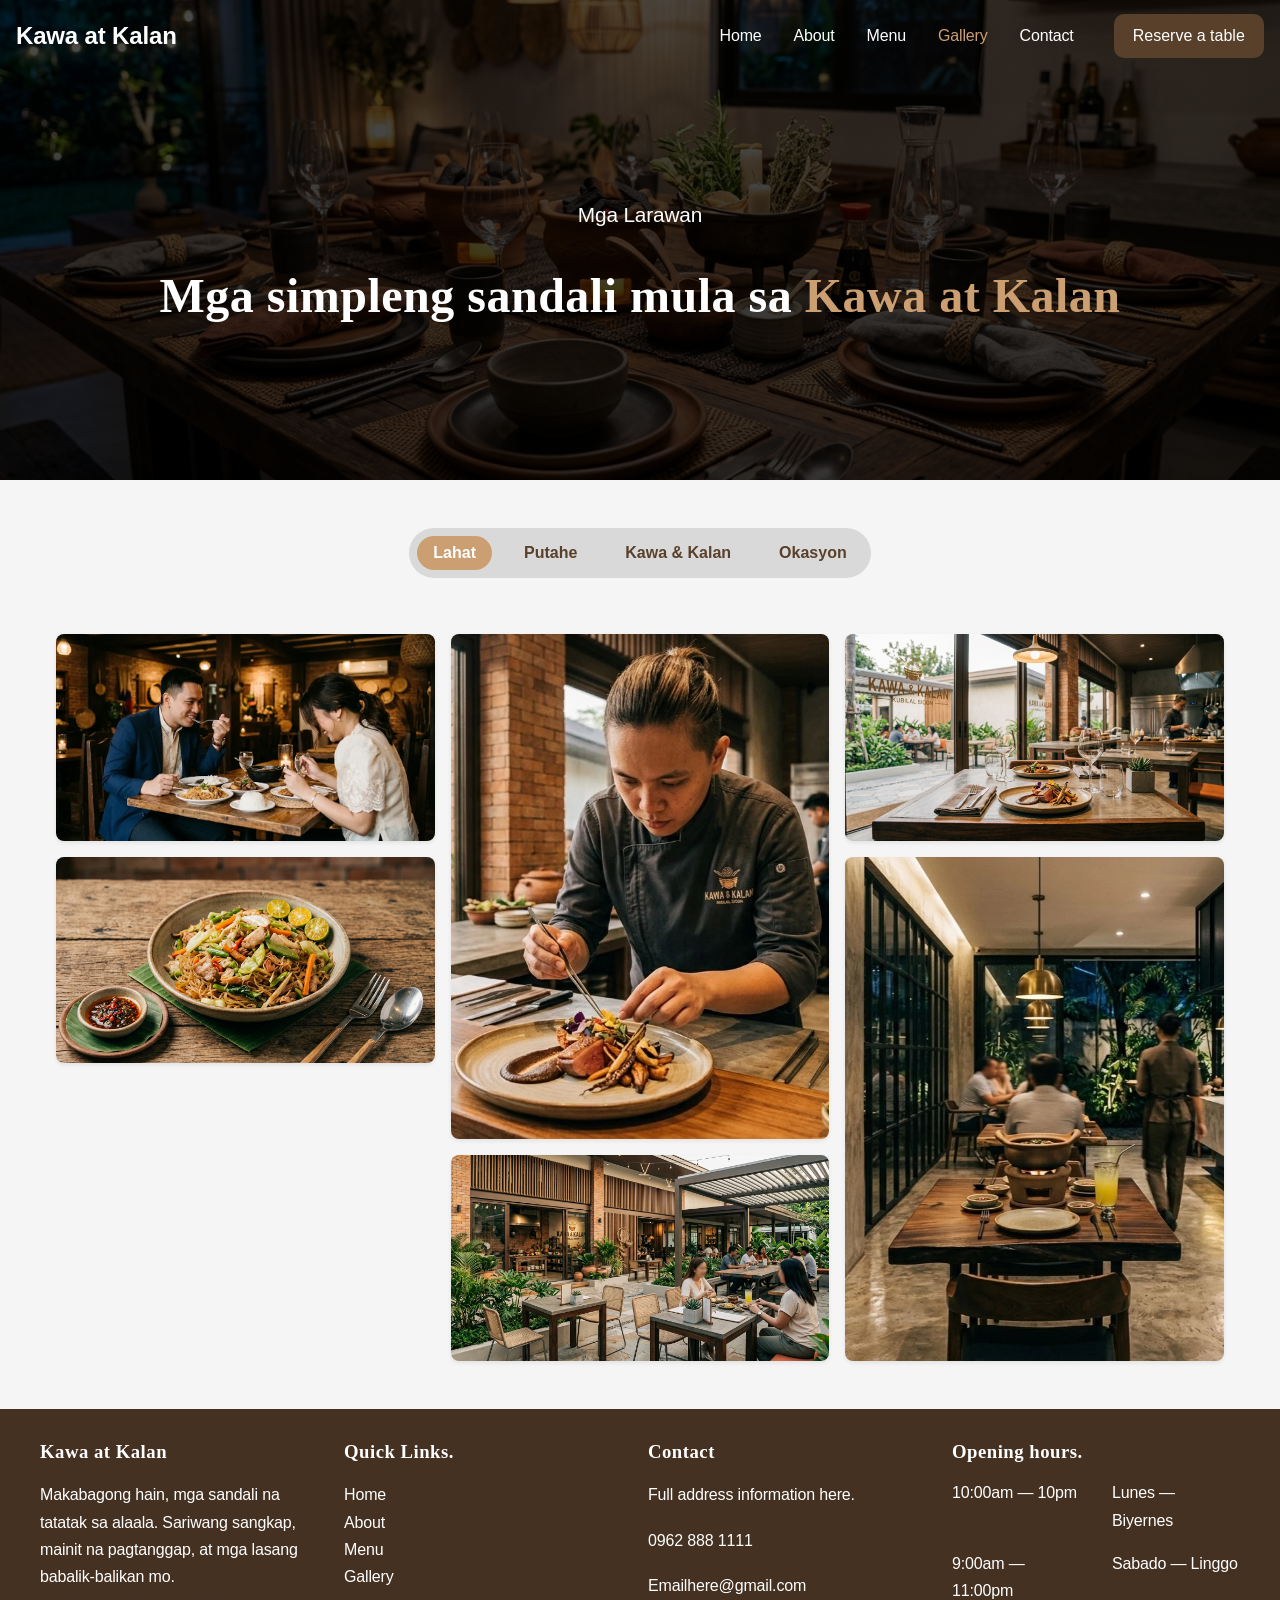
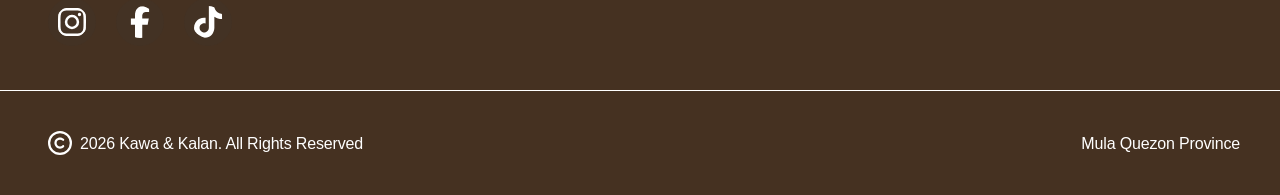
<file: gallery.html>
<!DOCTYPE html>
<html lang="en">
<head>
    <meta charset="UTF-8">
    <meta name="viewport" content="width=device-width, initial-scale=1.0">
    <title>Gallery - Kawa at Kala</title>
    <link rel="stylesheet" href="style.css">
</head>
<body>
    <header class="site-header">
        <div class="header-container">
            <a href="" class="logo">Kawa at Kalan</a>

            <!-- Mobile toggle button-->
            <button class="nav-toggle" aria-expanded="false" aria-label="Toggle navigation">
                <span class="nav-toggle">
                   <div class="ham-menu">
                        <span></span>
                        <span></span>
                        <span></span>
                   </div>
                </span>
            </button>

            <nav class="main-navbar" id="mainNavBar">
                <ul class="nav-list">
                    <li><a class="nav-link" href="index.html">Home</a></li>
                    <li><a class="nav-link" href="about.html">About</a></li>
                    <li><a class="nav-link" href="menu.html">Menu</a></li>
                    <li><a class="nav-link active" href="gallery.html">Gallery</a></li>
                    <li><a class="nav-link" href="contact.html">Contact</a></li>
                </ul>
                <button class = "button-wrapper-one" onclick="toggleModal(true)">Reserve a table</button>
            </nav>
        </div>
        <script src="script.js" defer></script>
    </header>
    <main id="home">
        <!-- Reservation form (hidden)-->
        <div id="modalOverlay" class="modal-overlay">
            <div class="modal-content">
                <button class="close-formBtn" onclick="toggleModal(false)">&times;</button>
                <iframe src="reservation_form.html"></iframe>
            </div>
        </div> 

        <section class="section-one-gallery">
            <div class="about-section intro-section">
                <div class="containerA">
                    <p>Mga Larawan</p>
                    <br>
                    <br>
                    <h3>
                        <span class="tagline1">Mga simpleng sandali mula sa</span>
                        <span class="tagline2"> Kawa at Kalan</span>
                    </h3>
                </div>
            </div>
        </section>

        <section class="section-two">
            <div class="home-section menu-section">
                <div class="menu-container">
                    <!-- Put id on each button -->
                    <div class="filter-nav" id="galleryFilter">
                        <button class="filter-btn active"  data-filter="all">Lahat</button>
                        <button class="filter-btn" data-filter="foods">Putahe</button>
                        <button class="filter-btn" data-filter="restaurant">Kawa & Kalan</button>
                        <button class="filter-btn" data-filter="occasions">Okasyon</button>
                    </div>
                </div>
                <div class="gallery-grid-page" id="galleryGrid"></div>
            </div>
        </section>
    </main>

    <footer>
        <div class="main-footer">
            <div class="footer-socials">
                <h3>Kawa at Kalan</h3>
                <br>
                <p>Makabagong hain, mga sandali na tatatak sa alaala. Sariwang sangkap, mainit na pagtanggap, at mga lasang babalik-balikan mo.</p>
                <icon>
                    <svg>
                        <use href="assets/icons/sprite.svg#insta-icon"></use>
                    </svg>
                </icon>
                <icon>
                    <svg>
                        <use href="assets/icons/sprite.svg#fb-icon"></use>
                    </svg>
                </icon>
                <icon>
                    <svg>
                        <use href="assets/icons/sprite.svg#tiktok-icon"></use>
                    </svg>
                </icon>
            </div>
            <div class="footer-links">
                <h3>Quick Links.</h3>
                <br>
                <ul>
                    <li><a href="index.html">Home</a></li>
                    <li><a href="about.html">About</a></li>
                    <li><a href="menu.html">Menu</a></li>
                    <li><a href="gallery.html">Gallery</a></li>
                </ul>
            </div>

            <div class="footer-contact">
                <h3>Contact</h3>
                <br>
                <p>Full address information here.</p>
                <br>
                <p>0962 888 1111</p>
                <br>
                <p>Emailhere@gmail.com</p>
            </div>

            <div class="footer-opening">
                <h3>Opening hours.</h3>
                <p>10:00am &mdash; 10pm</p>
                <p>Lunes &mdash; Biyernes</p>
                <p>9:00am &mdash; 11:00pm</p>
                <p>Sabado &mdash; Linggo</p>
            </div>

        </div>
        <div class="footer-border">
            <div class="final-footer">
                <p><svg><use href="assets/icons/sprite.svg#copyright-icon"></use></svg>2026 Kawa & Kalan. All Rights Reserved</p>
                <p>Mula Quezon Province</p>
            </div>
        </div>
    </footer>

            <!-- Full view image modal -->
    <div id="imageModal" class="modal-gallery">
        <span class="modal-close">&times;</span>
        <img class="modal-content" id="modalImage" alt="Full View Image">
        <div id="modalCaption" class="modal-caption"></div>"
    </div>   
</body>
</html>
</file>
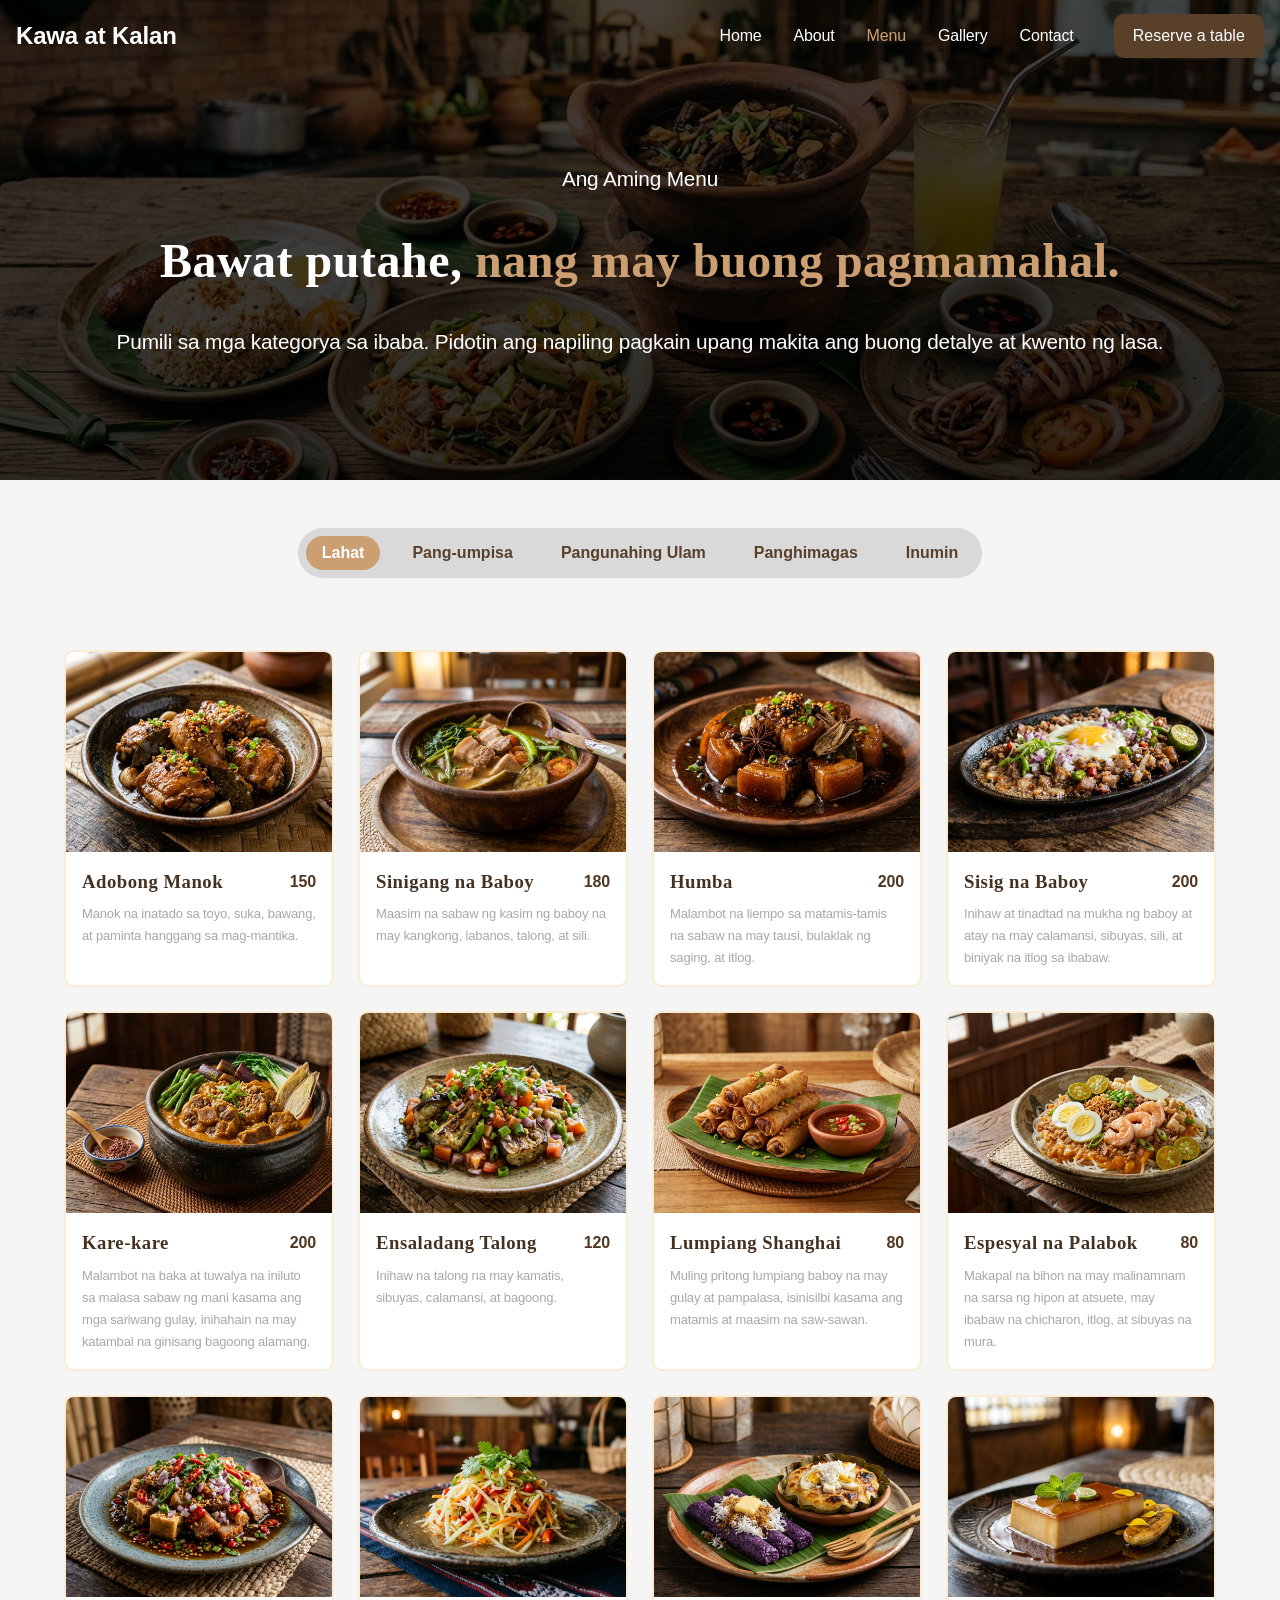
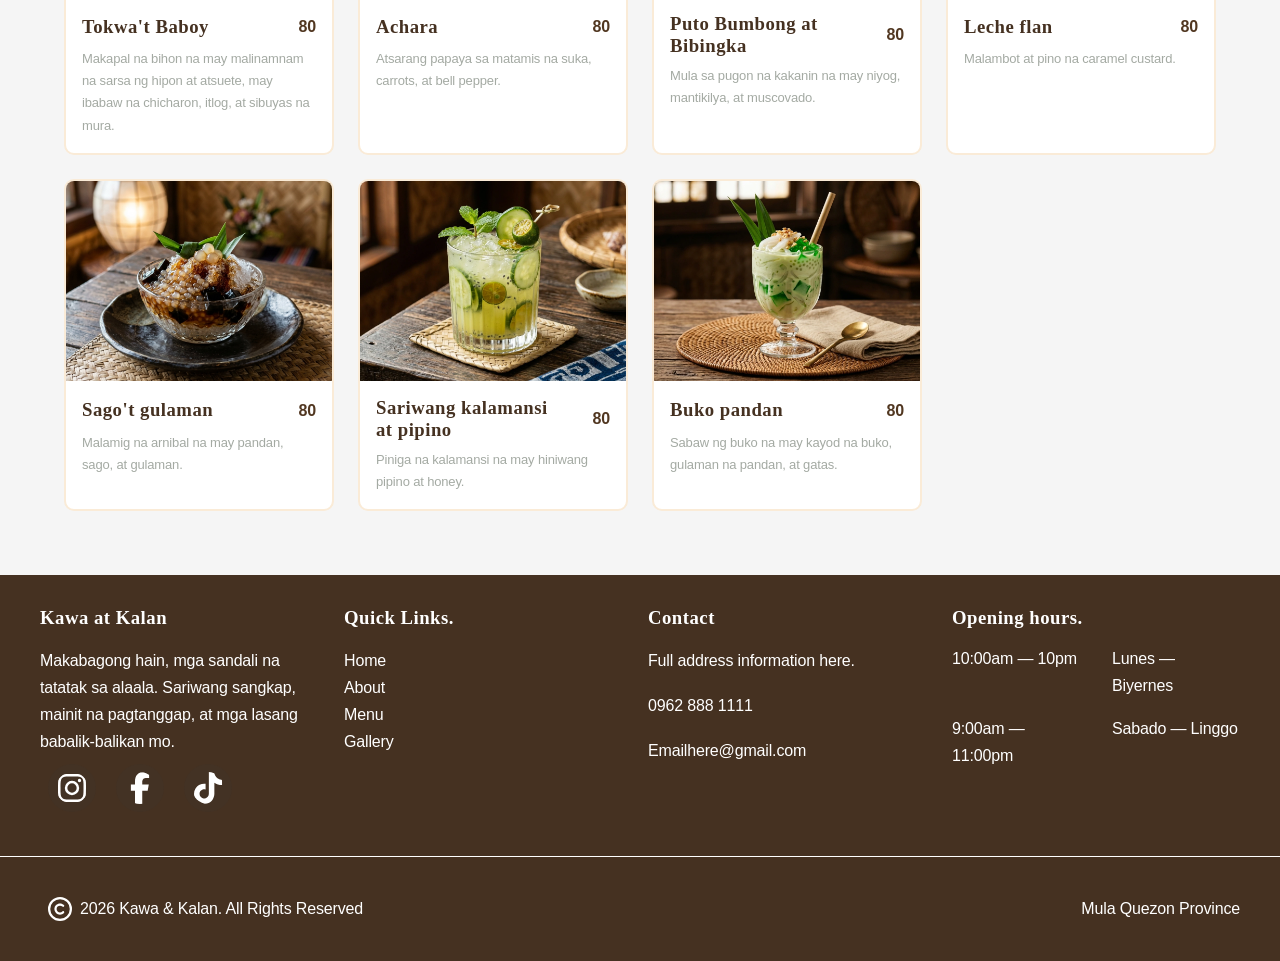
<file: menu.html>
<!DOCTYPE html>
<html lang="en">
<head>
    <meta charset="UTF-8">
    <meta name="viewport" content="width=device-width, initial-scale=1.0">
    <title>Kawa at Kala - Menu</title>
    <link rel="stylesheet" href="style.css">
</head>

<body>
    <header class="site-header">
        <div class="header-container">
            <a href="" class="logo">Kawa at Kalan</a>

            <!-- Mobile toggle button-->
            <button class="nav-toggle" aria-expanded="false" aria-label="Toggle navigation">
                <span class="nav-toggle">
                    <div class="ham-menu">
                        <span></span>
                        <span></span>
                        <span></span>
                    </div>
                </span>
            </button>

            <nav class="main-navbar">
                <ul class="nav-list">
                    <li><a class="nav-link" href="index.html">Home</a></li>
                    <li><a class="nav-link" href="about.html">About</a></li>
                    <li><a class="nav-link active" href="menu.html">Menu</a></li>
                    <li><a class="nav-link" href="gallery.html">Gallery</a></li>
                    <li><a class="nav-link" href="contact.html">Contact</a></li>
                </ul>
                <div class="button-wrapper-one" onclick="toggleModal(true)">Reserve a table</div>
            </nav>
        </div>
        <script src="script.js" defer></script>
    </header>
    <main id="home">
        <!-- Reservation form (hidden)-->
        <div id="modalOverlay" class="modal-overlay">
            <div class="modal-content">
                <button class="close-formBtn" onclick="toggleModal(false)">&times;</button>
                <iframe src="reservation_form.html"></iframe>
            </div>
        </div>    
        <section class="section-one-menu">
            <div class="about-section intro-section">
                <div class="containerA">
                    <p>Ang Aming Menu</p>
                    <br>
                    <br>
                    <h3>
                        <span class="tagline1">Bawat putahe,</span>
                        <span class="tagline2"> nang may buong pagmamahal.</span>
                    </h3>
                    <br>
                    <br>
                    <p>Pumili sa mga kategorya sa ibaba. Pidotin ang napiling pagkain upang makita ang buong detalye at kwento ng lasa.</p>
                </div>
            </div>
        </section>

        <section class="section-two">
            <div class="home-section menu-section">
                <div class="menu-container">
                    <div class="filter-nav">
                        <button class="filter-btn active" data-filter="all">Lahat</button>
                        <button class="filter-btn" data-filter="appetizers">Pang-umpisa</button>
                        <button class="filter-btn" data-filter="main-course">Pangunahing Ulam</button>
                        <button class="filter-btn" data-filter="desserts">Panghimagas</button>
                        <button class="filter-btn" data-filter="beverages">Inumin</button>
                    </div>
                </div>
                <div class="gallery-grid" id="menuGrid"></div>
            </div>

        </section>

    </main>

    <footer>
        <div class="main-footer">
            <div class="footer-socials">
                <h3>Kawa at Kalan</h3>
                <br>
                <p>Makabagong hain, mga sandali na tatatak sa alaala. Sariwang sangkap, mainit na pagtanggap, at mga lasang babalik-balikan mo.</p>
                <icon>
                    <svg>
                        <use href="assets/icons/sprite.svg#insta-icon"></use>
                    </svg>
                </icon>
                <icon>
                    <svg>
                        <use href="assets/icons/sprite.svg#fb-icon"></use>
                    </svg>
                </icon>
                <icon>
                    <svg>
                        <use href="assets/icons/sprite.svg#tiktok-icon"></use>
                    </svg>
                </icon>
            </div>
            <div class="footer-links">
                <h3>Quick Links.</h3>
                <br>
                <ul>
                    <li><a href="index.html">Home</a></li>
                    <li><a href="about.html">About</a></li>
                    <li><a href="menu.html">Menu</a></li>
                    <li><a href="gallery.html">Gallery</a></li>
                </ul>
            </div>

            <div class="footer-contact">
                <h3>Contact</h3>
                <br>
                <p>Full address information here.</p>
                <br>
                <p>0962 888 1111</p>
                <br>
                <p>Emailhere@gmail.com</p>
            </div>

            <div class="footer-opening">
                <h3>Opening hours.</h3>
                <p>10:00am &mdash; 10pm</p>
                <p>Lunes &mdash; Biyernes</p>
                <p>9:00am &mdash; 11:00pm</p>
                <p>Sabado &mdash; Linggo</p>
            </div>

        </div>
        <div class="footer-border">
            <div class="final-footer">
                <p><svg><use href="assets/icons/sprite.svg#copyright-icon"></use></svg>2026 Kawa & Kalan. All Rights Reserved</p>
                <p>Mula Quezon Province</p>
            </div>
        </div>
    </footer>
</body>

</html>
</file>
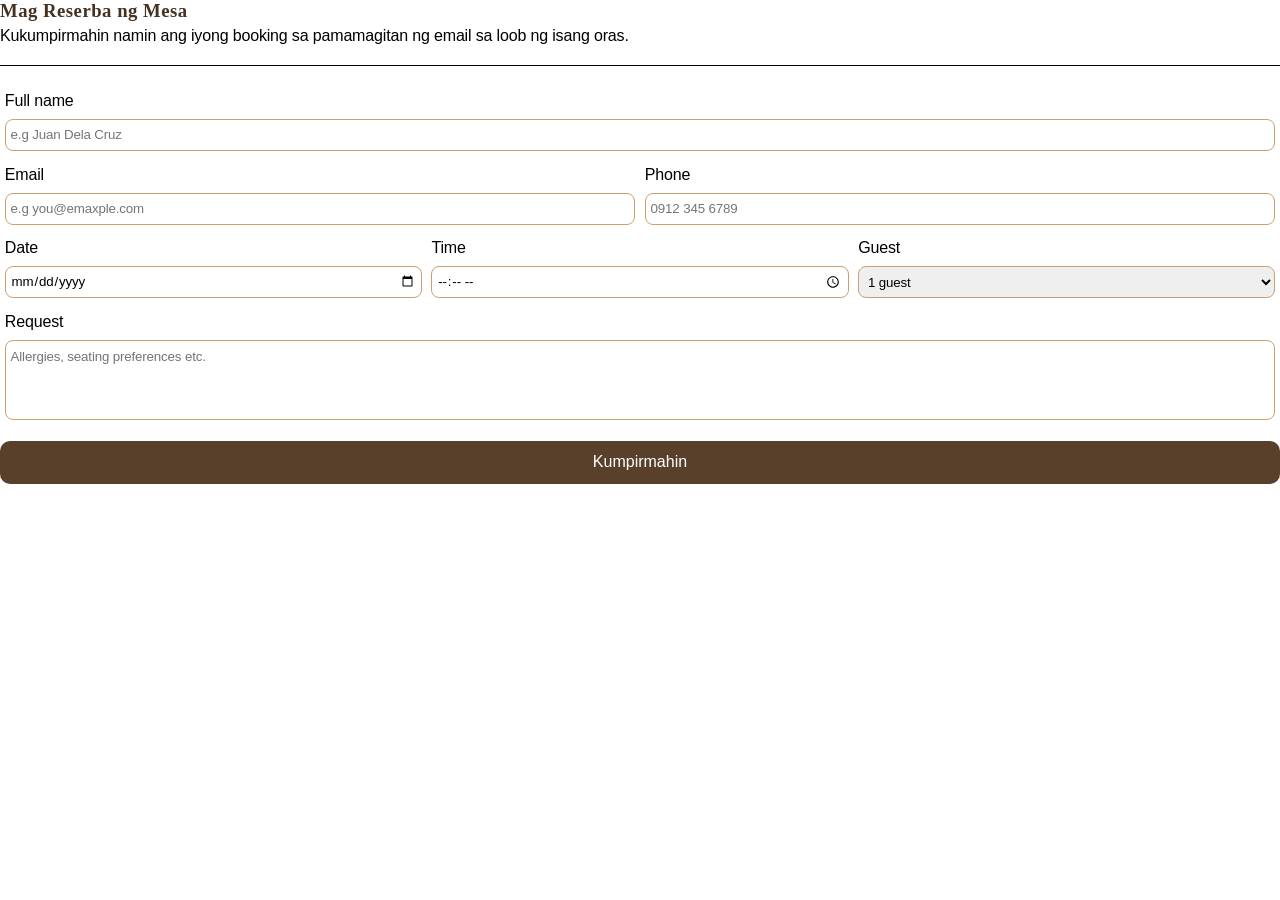
<file: reservation_form.html>
<!DOCTYPE html>
<html lang="en">
    <head>
        <meta charset="UTF-8">
        <meta name="viewport" content="width=device-width" initial-scale="1.0">
        <link rel="stylesheet" href="style.css">
    </head>

    <body>

        <header class="reservation-page">
            <h3>Mag Reserba ng Mesa</h3>
            <p>Kukumpirmahin namin ang iyong booking sa pamamagitan ng email sa loob ng isang oras.</p>
        </header>

        <form class="booking-form">

            <div class="form-group">
                <label>Full name</label>
                <input type="text" id="#fullName" placeholder="e.g Juan Dela Cruz" required>
            </div>
            
            <div class="split-wrapper">
                <div class="form-group">
                    <label>Email</label>
                    <input type="email" id="#email" placeholder="e.g you@emaxple.com">
                </div>

                <div class="form-group">
                    <label>Phone</label>
                    <input type="tel" id="#phoneNum" placeholder="0912 345 6789" required>
                </div>
            </div>

            <div class="form-group">
                <label>Date</label>
                <input type="date" required>
            </div>

            <div class="form-group">
                <label>Time</label>
                <input type="time" required>
            </div>

            <div class="form-group">
                <label>Guest</label>
                <select required>
                    <option value="1">1 guest</option>
                    <option value="2">2 guest</option>
                    <option value="3">3 guest</option>
                    <option value="4">4 guest</option>
                </select>
            </div>

            <div class="form-group">
                <label>Request</label>
                <textarea type="text" rows="5" placeholder="Allergies, seating preferences etc."></textarea>
            </div>
            <button class="button-wrapper-one">Kumpirmahin</button>
        </form>
    </body>

</html>
</file>
<file: style.css>
* {
    margin: 0;
    padding: 0;
    box-sizing: border-box;
}

:root{
    /** ayusin pa to**/
    /** Colors **/
    --color-primary-brown: #59402B;
    --color-secondary-brown: #453121;
    --color-hover-primary: #513721;
    --color-lite-brown: #CB9F72;
    --color-hover-secondary: #c87f37;
    --color-primary-white: white;
    --color-secondary-white: #A4AAA3;
    --color-white-three: antiquewhite;
    --color-transparent-blur: rgba(55, 53, 53, 0.15);
    --color-transparent-dark: rgba(8, 8, 8, 0.60);
    --color-primary-black: black;

    /** Typography **/
    --font-family-one: 'Montserrat' , sans-serif;
    --font-family-two: 'Inter', -apple-system, BlinkMacSystemFont, "Segoe UI", Roboto, Arial, sans-serif;
    --font-family-three: 'Playfair Display', serif;
    --font-family-four: 'Georgia', serif;
    --font-family-five: 'Proza Libre', sans-serif;

    --font-size-xxxs:0.7rem;
    --font-size-xxs: 1rem;
    --font-size-xs: 1.2rem;
    --font-size-s: 1.3rem;
    --font-size-m: 1.5rem;
    --font-size-l: 2rem;
    --font-size-xl: 3.9rem;

    --font-weight-lite: 400;
    --font-weight-medium: 500;
    --font-weight-heavy: 600;
    --font-weight-xheavy: 700;
    --font-weight-xxheavy: 800;

    --letter-spacing-negone:-0.01rem;
    --letter-spacing-one: 0.5px;
    --letter-spacing-two: 0.18rem;
    --letter-spacing-three: 0.5rem;

    /** Background colors **/
    --light-background-one: whitesmoke;
    --light-background-two: #faf6f0;
    --light-background-three: antiquewhite;

    /** Footer padding **/
    --footer-padding: 2rem 2.5rem 2rem 2.5rem;


}

body {
    margin: 0;
    padding: 0;
    min-height: 100vh;
    min-height: 100dvh;
    display: flex;
    flex-direction: column;
}

@view-transition{
    navigation: auto;
}

@keyframes blur-out {
  to { filter: blur(3px); opacity: 0; }
}
@keyframes blur-in {
  from { filter: blur(3px); opacity: 0; }
  to { filter: blur(0px); opacity: 1; }
}

::view-transition-old(root) {
  animation: 0.4s ease-in both blur-out;
}
::view-transition-new(root) {
  animation: 0.4s ease-out both blur-in;
}

a, p{
    font-family:var(--font-family-two);
    font-weight: var(--font-weight-medium);
    line-height: 1.7;
    letter-spacing: var(--letter-spacing-negone);
}

h1{
    font-family: var(--font-family-three);
    font-weight: var(--font-weight-xheavy);
    color: var(--color-secondary-brown);
}

h3{
    font-family: var(--font-family-four);
    font-weight: var(--font-weight-xheavy);
    letter-spacing: var(--letter-spacing-one);
    color: var(--color-secondary-brown);
}
p, h1, h3{
    overflow-wrap: break-word;
}

img {
    max-width: 100%;
    height: auto;
}

main {
    flex: 1 0 auto;
    flex-direction: column;
    justify-content: center;
    align-items: center;
    text-align: center;
}

section{
    width: 100%;
    min-height: auto;
    background-size: cover;
    background-position: center;
    background-repeat: no-repeat;
}

footer{
    flex-shrink: 0;
    height: auto;
    background-color: var(--color-secondary-brown);
    width: 100%;
}

svg.bi {
    vertical-align: middle;
}

/**========== POP UP FORM ========= **/
.modal-overlay {
    display: none;
    position: fixed;
    top: 0;
    left: 0;
    width: 100%;
    height: 100%;
    background: var(--color-transparent-dark);
    justify-content: center;
    align-items: center;
    z-index: 1000;

    animation: 0.4s ease-out both blur-in;
}

.modal-content {
    background: white;
    border-radius: 8px;
    width: 80%;
    height: 75%;
    max-width: 480px;
    max-height: 550px;
    position: relative;
    overflow: hidden;

    padding: 1rem;

    overflow-y: auto;
    white-space: nowrap;
}

.close-formBtn{
    position: absolute;
    top: 10px;
    right: 15px;
    font-size: 24px;
    background: none;
    border: none;
    cursor: pointer;
    z-index: 1001;
}
.close-formBtn :hover{
    scale: 10px;
}

iframe{
    width: 100%;
    height: 100%;
    border: none;
    display: block;
}
/* Form layout*/

.reservation-page{
    display: flex;
    flex-direction: column;
    padding-bottom: 1rem;
    margin-bottom: 1rem;
    border-bottom: 1px solid black;
}

.reservation-page button{
    grid-area: button;
    width: 1rem;
    height: 1rem;
    justify-self: right;
    align-self: center;
}

.booking-form{
    display: grid;
    grid-template-columns: repeat(3, 1fr);
    grid-template-rows: repeat(5, auto-fit);
    grid-template-areas:  
        "g1 g1 g1"
        "g2 g2 g2"
        "g3 g4 g5"
        "g6 g6 g6"
        "button button button";
}

.split-wrapper{
    grid-area: g2;
    display: flex;
    flex-direction: row;
}

.booking-form .form-group:nth-child(1){
    grid-area: g1;
    grid-column: 50%;
}

.booking-form .form-group:nth-child(3){
    grid-area: g3;
}

.booking-form .form-group:nth-child(4){
    grid-area: g4;
}

.booking-form .form-group:nth-child(5){
    grid-area: g5;
}

.booking-form .form-group:nth-child(6){
    grid-area: g6;
}

.booking-form button{
    grid-area: button;
    margin-top: 1rem;
}


.form-group{
    display: flex;
    flex-direction: column;
    text-align: left;

    height: fit-content;
    width: 100%;
    padding: 0.3rem;
    gap: 0.3rem;
}

.form-group label, input, select, textarea{
    font-family: var(--font-family-two);
    font-weight: var(--font-weight-medium);
    line-height: 1.7;
    letter-spacing: var(--letter-spacing-negone);
}

.form-group input, select{
    width: 100%;
    height: 2rem;

    border: 1.5px solid var(--color-lite-brown);
    border-radius: 8px;
    outline: none;
    padding: 0.3rem;
}

.form-group textarea{
    padding: 0.3rem;

    border: 1.5px solid var(--color-lite-brown);
    border-radius: 8px;
    height: 5rem;
    resize: none;
}

/** ========== ICON SECTION ========== **/
.icon{
    width: 20px;
    height: 20px;
    stroke: currentColor;
    fill: currentColor;
    padding-left: 0.3rem;
}

.icon--sm{
    width: 20px;
    height: 20px;
    fill: currentColor;
    justify-self: center;
    align-self: center;
}

.icon-medium{
    display: flex;
    justify-self: center;
    align-self: center;
    width: 90px;
    height: 90px;
    stroke: white;
    fill: var(--color-primary-white);
}



/** bagohin pa to **/
.icon--lg { width: 1.5em; height: 1.5em; }
.icon--xl { width: 2em; height: 2em;}



/** ========== END OF ICON SECTION ========== **/


/** ========== BUTTON SECTION ========== **/
.button-wrapper-one{
    display: flex;
    align-items: center;
    justify-content: center;

    font-family: var(--font-family-five);
    font-size: var(--font-size-xxs);
    font-weight: var(--font-weight-lite);
    color: var(--color-primary-white);
    text-decoration: none;

    padding: 0.8rem 1.2rem;
    border: none;
    cursor: pointer;
    background-color: var(--color-primary-brown);
    border-radius: 10px;

    transition: all 0.2s cubic-bezier(0.4, 0, 0.2, 1);
    user-select: none;
}

.button-wrapper-one:hover{
    background-color: var(--color-hover-primary);
}

.button-wrapper-two{
    display: flex;
    align-items: center;
    justify-content: center;

    font-family: var(--font-family-five);
    font-size: var(--font-size-xxs);
    font-weight: var(--font-weight-heavy);
    color: var(--color-primary-brown);
    text-decoration: none;

    padding: 1rem 1.5rem;
    border: none;
    cursor: pointer;
    background-color: var(--color-lite-brown);
    border-radius: 10px;

    transition: all 0.2s cubic-bezier(0.4, 0, 0.2, 1);
    user-select: none;
}

.button-wrapper-two:hover{
    background-color: var(--color-hover-secondary);
}

.button-wrapper-three{
    display: flex;
    align-items: center;
    justify-content: center;

    font-family: var(--font-family-five);
    font-size: var(--font-size-xss);
    font-weight: var(--font-weight-heavy);
    color: var(--color-primary-white);

    padding: 1rem 1.5rem;
    border: none;
    cursor: pointer;
    background-color: rgba(255, 255, 255, 0.15);
    backdrop-filter: blur(8px);
    border: 1px;
    border-radius: 10px;

    transition: all 0.2s cubic-bezier(0.4, 0, 0.2, 1);
    user-select: none;
}

.button-wrapper-three:hover{
    background-color: var(--color-transparent-blur);
}

/** ========== END OF BUTTON SECTION ========== **/


/** ========== SECTIONS BACKGROUND IMAGE/COLOR ========== **/
.section-one { background-image: linear-gradient(rgba(0, 0, 0 ,0.7), rgba(0, 0, 0, 0.8)), url(assets/imgs/restaurantbg.webp);}
.section-two,.section-four, .section-six { background-color: var(--light-background-one)}
.section-three, .section-five{ background-color: var(--light-background-two);}

.section-seven { background-color: bisque;}
.secondary-footer{background-image: linear-gradient(rgba(69, 49, 33, 0.866), rgba(69, 49, 33, 0.87)), url(assets/imgs/gallery/gallerybg.webp); color: white;}

.section-one-about {background-image: linear-gradient(rgba(0, 0, 0 ,0.7), rgba(0, 0, 0, 0.8)), url(assets/imgs/profiles/chefs.webp);}

.section-two-about {background-color: var(--color-secondary-brown); color: white;}

.section-one-menu {background-image: linear-gradient(rgba(0, 0, 0 ,0.7), rgba(0, 0, 0, 0.8)), url(assets/imgs/foods/foods.webp);}

.section-one-gallery {background-image: linear-gradient(rgba(0, 0, 0,0.7), rgba(0, 0, 0, 0.8)), url(assets/imgs/gallery/gallerybg.webp);}

.section-one-contact {background-image: linear-gradient(rgba(0, 0, 0,0.7), rgba(0, 0, 0, 0.8)), url(assets/imgs/gallery/front_door.webp);}

/** ========== END OF SECTIONS BACKGROUND IMAGE/COLOR ========== **/


/** ========== FONTSTYLE SECTION ==========**/


/**======== END OF OTHER FONTSTYLE SECTION ===========**/
.site-header{
    position: fixed;
    top: 0;
    left: 0;
    width: 100%;
    background-color: transparent;
    box-shadow: none;
    box-sizing: border-box;
    z-index: 100;
    height: 4.5rem;
    transition: background-color 0.3s ease,
                box-shadow 0.3s ease,
                color 0.3s ease;
}

.site-header.scrolled {
    background-color: var(--light-background-three);
    box-shadow: 0 2px 10px rgba(0, 0, 0, 0.08);
}

.site-header.scrolled .nav-link.active,
.site-header.scrolled .nav-link:hover,
.site-header.scrolled .nav-link:focus-visible{
    color:var(--color-primary-brown);
}

.site-header.scrolled .nav-toggle{
    color: var(--color-primary-black);
}

.site-header.scrolled a{
    color: var(--color-primary-black);
}

.site-header.scrolled .ham-menu span{
    background-color: var(--color-primary-black);;
}

.header-container{
    width: min(100%, 1300px);
    margin-inline: auto;
    padding-inline: 1rem;
    height: 100%;
    display: grid;
    grid-template-areas: "logo nav";
    grid-template-columns: 1fr auto;
    align-items: center;
    gap: 1rem;
}

.header-container a{
    color:  var(--color-primary-white);
}

.logo{
    grid-area: logo;
    font-size: 1.5rem;
    font-weight: bold;
    color: var(--color-primary-black);
    text-decoration: none;
}

.main-navbar{
    grid-area: nav;
    display: flex;
    align-items: center;
    gap: 2.5rem;
}

.nav-list{
    display: flex;
    align-items: center;
    gap: 2rem;
    list-style-type: none;
    margin: 0;
    padding: 0;
}

.nav-link{
    text-decoration: none;
    color: var(--color-primary-black);
    font-weight: 500;
    padding: 0.5rem 0;
    transition: color 0.2s ease;
}

.nav-link:hover,
.nav-link:focus-visible,
.nav-link.active{
    color: var(--color-lite-brown);
}

.nav-toggle{
    display: none;
}

.icon-menu{
    width: 1.5rem;
    height: 1.5rem;  
}

.icon-menu line{
    transform-origin: center;
    transition: transform 0.3s ease, opacity 0.3s ease;

    transform-box: fill-box;
}

/** Mobile View **/
@media (max-width: 768px) {
    .nav-toggle{
        appearance: none;
        background: transparent; 
        color: var(--color-primary-white);   
        border: none;
        padding: 0.5rem;
        margin: 0;    
        flex-shrink: 0;
        display: flex;
        flex-direction: column;
        justify-content: center;
        align-items: center;
        gap: 5px;
        cursor: pointer;
        overflow: visible;
        touch-action: manipulation;
    }

    .main-navbar{
        position: fixed;
        top: 4rem;
        right: 0;
        width: 100%;
        height: calc(100dvh - var(4.5rem));
        background-color: var(--color-white-three);
        border-top: 1px solid white;
        box-shadow: 0px 4px 12px 0px rgba(0, 0, 0, 0.1);

        z-index: 990;

        transform: translateY(100%);
        visibility: hidden;

        transition: transform 0.3s cubic-bezier(0, 0, 0.2, 1), visibility 0.3s cubic-bezier(0, 0, 0.2, 1);

        display: flex;
        flex-direction: column;
        padding: 2rem 1.5rem 3rem 1.5rem;
        gap: 2rem;
        overflow-y: auto;
    }
    /** HAM MENU **/
    .ham-menu{
        height: 2rem;
        width: 1.5rem;
        position: fixed;
    }

    .ham-menu span {
        height: 0.2rem;
        width: 100%;
        background-color: var(--color-primary-white);
        border-radius: 25px;
        position: absolute;
        top: 50%;
        left: 50%;
        transform: translate(-50%, -50%);
        transition: 0.3s ease;
    }

    .ham-menu span:nth-child(1) {
        top: 25%;
    }

    .ham-menu span:nth-child(3) {
        top: 75%;
    }

    /** Ham menu transition **/
    .ham-menu.active span:nth-child(1){
        top: 50%;
        transform: translate(-50%, -50%) rotate(45deg);
    }

    .ham-menu.active span:nth-child(2){
        opacity: 0;
    }

    .ham-menu.active span:nth-child(3){
        top: 50%;
        transform: translate(-50%, -50%) rotate(-45deg);
    }

    .nav-list{
        flex-direction: column;
        align-items: flex-start;
        width: 100%;
        gap: 1.5rem;
    }

    .main-navbar.is-open{
        transform: translateY(0);
        visibility: visible;
    }

}

.resize-animation-stopper * {
    transition: none !important;
}

.section{
    display: flex;
    flex-direction: column;
    justify-content: center;
    align-items: center;
    text-align: center;
}

.home-section{
    display: flex;
    min-height: 43rem;
    width: min(100%, 1300px); 
    margin-inline: auto;
    justify-content: center;
    padding: 2.5rem;
}

.about-section{
    display: flex;
    min-height: 30rem;
    width: min(100%, 1300px); 
    margin-inline: auto;
    padding: 2.5rem;
}

.intro-section{
    display: flex;
    flex-direction: column;
    padding-top: 5rem;
    justify-content: center;
    align-content: center;
}

.containerA {
    padding: 10px;
}

.containerA p{
    color: var(--color-primary-white);
    font-size: 1.3rem;
}

.containerA h3{
    font-size: 3rem;
}

.tagline1{
    color: var(--color-primary-white);
}

.tagline2{
    color: var(--color-lite-brown);
}

.button-container{
    display: flex;
    justify-content: center;
    gap: 30px;
    padding: 10px;
}
.containerB{
    display: flex;
    flex-wrap: wrap;
    padding: 10px;
    justify-content: space-between;
    text-align: center;
    gap: 2rem;
}

.containerB p{
    color: var(--color-secondary-white);
}

.containerB p{
    flex: 1;
}

.gallery-section{
    display: flex;
    flex-direction: column;
}

.gallery-header{
    display: flex;
    flex-wrap: wrap;
    align-items: center;
    justify-content: space-between;
}

.gallery-header p{
    text-align: left;
    font-family: var(--font-family-one);
    font-weight: var(--font-weight-xxheavy);
    font-size: var(--font-size-xxxs);
    text-transform: uppercase;
    letter-spacing: var(--letter-spacing-two);
    color: var(--color-primary-brown);
}

.gallery-paratop{
    flex-basis: 100%;
    margin-bottom: 0.5rem;
}

.gallery-heading,
.gallery-parabottom{
    margin: 0;
}

.gallery-parabottom a{
    display: flex;
    align-self: center;
    text-decoration: none;
    color:var(--color-primary-brown);
}

.gallery-grid{
    display: grid;
    grid-template-columns: repeat(auto-fit, minmax(min(100%, 250px), 1fr));
    gap: 1.5rem;
    padding: 2rem;
    box-sizing: border-box;
}

.photo-card{
    margin: 0;
    display: flex;
    flex-direction: column;
    border: 2px solid var(--light-background-three);
    border-radius: 10px;
    overflow: hidden;
    background-color: var(--color-primary-white);
}

.photo-card img {
    width: 100%;
    height: 200px;
    object-fit: cover;
    transition: transform 0.4s ease-in-out;
}

.photo-card img:hover{
    transform: scale(1.05);
}

.photo-card-desc{
    padding: 1rem;
    display: flex;
    flex-wrap: wrap;
    align-items: center;
    justify-content: space-between;
}

.photo-card-desc h3{
    flex-basis: 80%;
    margin-bottom: 0.5rem;
    text-align: left;
}

.pc-price{
    flex-basis: auto;
    margin-bottom: 0.5rem;
    text-align: right;
    color: var(--color-hover-primary);
    font-weight: bold;
}

.pc-desc{
    text-align: left;
    color: var(--color-secondary-white);
    font-size: small;
}

.story-section{
    display: flex;
    flex-direction: row;
    align-items: center;
    gap: 1.5rem;
}

.story-image{
    width: 50%;
    height: 50%;
    object-fit: cover;
    border-radius: 8px;
}

.story-content{
    max-width: 50%;
    text-align: left;
}

.story-content p:nth-of-type(1){
    font-family: var(--font-family-one);
    font-weight: var(--font-weight-xxheavy);
    font-size: var(--font-size-xxxs);
    text-transform: uppercase;
    letter-spacing: var(--letter-spacing-two);
    color: var(--color-primary-brown);
}

@media (max-width: 1100px){
    .story-section{
        flex-direction: column;
    }

    .story-image{
        width: 100%;
    }

    .story-content{
        max-width: 100%;
        justify-items: center;
        align-items: center;
    }
}

.story-content h1{
    font-size: var(--font-size-l);
}

.menu-section{
    display: flex;
    flex-direction: column;
    justify-content: flex-start;
    padding: 2rem; 
    gap: 1.5rem;
}

.menu-section .button-wrapper-two{
    width: 40%;
    align-self: center;
}

.story-item{
    display: flex;
    flex-direction: column;
    align-items: center;
    text-align: center;
}

.item-number{
    font-size: 2rem;
    font-weight: bold;
    color: var(--color-secondary-brown);
}

.item-desc{
    font-size: 1rem;
    color: var(--color-primary-black);
}

.why-section{
    display: flex;
    flex-direction: column;
}

.section-header{
    width: 100%;
}

.section-header p:nth-of-type(1){
    font-family: var(--font-family-one);
    font-weight: var(--font-weight-xxheavy);
    font-size: var(--font-size-xxxs);
    text-transform: uppercase;
    letter-spacing: var(--letter-spacing-two);
    color: var(--color-primary-brown);
}

.section-header p:nth-of-type(2){
    color: var(--color-primary-brown);
}

.section-header p:nth-of-type(3){
    color: var(--color-primary-brown);
}

.why-content{
    display: grid;
    grid-template-columns: repeat(auto-fit, minmax(min(100%, 250px), 1fr));
    gap: 1.5rem;
    width: 100%;
    padding: 1.5rem;
}

.why-content h1{
    font-size: var(--font-size-m);
}

.info-box{
    display: grid;
    grid-template-rows: auto auto 1fr;
    text-align: left;
    padding: 1rem;
    gap: 0.2rem;
    background-color: var(--light-background-two);
    border: 2px solid var(--light-background-three);
    border-radius: 10px;
    overflow: hidden;
}

.icon-container{
    display: flex;
    width: 100px;
    height: 100px;
    align-content: center;
    justify-content: center;
    background-color: var(--color-lite-brown);
    border-radius: 1.5rem;
    padding: 1.8rem;
    margin: 0.5rem 0 0.5rem 0;
    overflow: hidden;
}

.menu-container{
    max-width: 1200px;
    margin: 0 auto;
}

.filter-nav{
    display: flex;
    gap: 1rem;
    justify-content: center;
    flex-wrap: wrap;
    border: none;
    background-color: var(--color-transparent-blur);
    padding: 0.5rem;
    margin: 1rem;
    border-radius: 2rem;
}

.filter-btn {
    padding: 0.5rem 1rem;
    border: none;
    border-radius: 999px;
    background-color: transparent;

    font-family: var(--font-family-two);
    font-weight: var(--font-weight-heavy);
    color:var(--color-primary-brown);
    font-size: 1rem;

    cursor: pointer;
}

.filter-btn.active {
    background-color: var(--color-lite-brown);
    color: var(--color-primary-white);
}

.index-menu-grid{
    display: grid;
    gap: 1.5rem;
    grid-template-columns: repeat(2, 1fr);
}

@media (max-width: 800px){
    .index-menu-grid {
        grid-template-columns: 1fr;
    }
}

.menu-item{
    display: grid;
    grid-template-columns: 40% 40% auto;
    grid-template-rows: auto auto;
    grid-template-areas:
        "img title price"
        "img desc desc";

    background-color: var(--color-transparent-blur);
    row-gap: 0.3rem;
    

    border-radius: 8px;
    overflow: hidden;
    box-shadow: 0 2px 4px rgba(0, 0, 0, 0.1);
    padding: 1rem;
    column-gap: 1rem;

    transition: transform 0.3s ease-in-out;
}

.menu-photo {
    grid-area: img;
    display: block;
    justify-self: center;
    align-self: center;

    border-radius: 10%;
}

.menu-title {
    grid-area: title;
    text-align: left;
}

.menu-desc {
    grid-area: desc; 
    text-align: left;
    padding-right: 1rem;
}

.menu-price {
    grid-area: price; 
    text-align: right;
}

.menu-item.hide{
    display: none !important;
}

.photo-card.hide{
    display: none !important;
}

.menu-item:hover{
    transform: scale(1.03);
}

.rating-section{
    display: flex;
    flex-direction: column;
    
}


.rate-tab{
    width: 80%;
    align-self: center;
    margin-top: 2rem;
    border: 1px solid #ccc;
    border-radius: 8px;
    padding: 1rem;
    background-color: #f9f9f9;
    box-shadow: 0 2px 4px rgba(0, 0, 0, 0.1);
}

.content-tab{
    display: none;
    text-align: center;
    padding: 1rem;
}

.content-tab svg{
    width: 1rem;
    height: 1rem;
    fill: rgb(228, 194, 3);
    
}

.content-tab img{
    border-radius: 50%;
    width: 80px;
    height: 80px;
    margin: 1rem;
}

.content-tab.active{
    display: block;
}

.tab-buttons{
    display: flex;
    justify-content: center;
    gap: 0.5rem;
    margin-top: 1.5rem;
}

.tab-btn{
    width: 12px;
    height: 12px;
    border-radius: 50%;
    border: none;
    background-color: var(--color-primary-brown);
    cursor: pointer;
    transition: all 0.3s ease;
}

.tab-btn:hover{
    background-color: var(--color-hover-secondary);
    transform: scale(1);
}

.tab-btn:active{
    background-color: var(--color-hover-secondary);
    width: 28px;
    border-radius: 10px;
}

/** Move this */

@media (max-width: 600px){
    .containerA h3{
        font-size: 1.8rem;
    }

    .containerA p{
        color: var(--color-primary-white);
        font-size: var(--font-size-xss);
    }

    .button-container{
        flex-direction: column;
        max-width: fit-content;
        justify-content: center;
        align-self: center;
    }

    .containerB{
        flex-direction: column;
    }

    .gallery-heading{
        font-size: 1.7rem;
    }

    .story-content h1{
        font-size: 1.7rem;
    }

    .button-wrapper-one{
        font-size: 0.8rem;
    }

    .rate-tab{
        width: 100%;
    }

    .content-tab h1 {
        font-size: 1.5rem;
    }
}

/** Gallery page*/

.gallery-grid-page{
    column-count: 3;
    column-gap: 1rem;
    width: 100%;
    max-width: 1200px;
    margin: 0 auto;
    padding: 16px;
}

.gallery-item{
    break-inside: avoid;
    margin-bottom: 1rem;
    border-radius: 8px;
    overflow: hidden;
    box-shadow: 0 2px 4px rgba(0, 0, 0, 0.08);
    transition: transform 0.5s ease, box-shadow 0.5s ease;
    position: relative;
}

.text-overlay{
    position: absolute;
    top: 90%;
    left: 50%;
    transform: translate(-50%, -50%);
    display: none;

    font-family: var(--font-family-one);
    font-weight: var(--font-weight-lite);
    font-size: var(--font-size-xss);
    text-shadow: 0 2px 4px rgba(0, 0, 0, 1);
    text-align: center;
    color: var(--color-primary-white);
    transition: transform 0.5s ease, box-shadow 0.5s ease;
}

.gallery-photo{
    width: 100%;
    height: auto;
    object-fit: cover;
    display: block;
}

.gallery-item:hover{
    transform: scale(1.02);
    box-shadow: 0 4px 8px rgba(0, 0, 0, 0.15);
}

.gallery-item:hover .text-overlay{
    display: block;
}

.gallery-photo:hover{
    filter: blur(1px);
}

.gallery-photo.hide{
    display: none !important;
}

.gallery-item.hide{
    display: none !important;
}

/** Gllery page modal overlay **/
.modal-gallery{
    display: none;
    position: fixed;
    z-index: 10000;
    left: 0;
    top: 0;
    width: 100%;
    height: 100%;
    overflow: auto;
    background-color: var(--color-transparent-dark);
    align-items: center;
    justify-content: center;
    flex-direction: column;
}

.modal-gallery.open{
    display: flex !important;
}

.model-content {
    max-width: 90%;
    max-height: 80vh;
    object-fit: contain;
    border-radius: 8px;
    box-shadow: 0 8px 30px rgba(0, 0, 0 ,0.5);
    animation: zoomIn 0.25s ease-out;
}

.modal-caption {
    margin-top: 16px;
    color: var(--color-brown-primary);
    font-size: var(--font-size-m);
    font-weight: var(--font-weight-medium);
    text-align: center;
}

.modal-close {
    position: absolute;
    top: 20px;
    right: 30px;
    color: var(--color-brown-primary);
    font-size: var(--font-size-xl);
    font-weight: var(--font-weight-medium);
    cursor: pointer;
    transition: color 0.2s ease;
    line-height: 1;
}

.modal-close:hover {
    color: var(--color-hover-primary);
}

@keyframes zoomIn {
    from {
        transform: scale(0.9);
        opacity: 0;
    }
    to {
        transform: scale(1);
        opacity: 1;
    }
}

/** Contact page **/
.contact-page{
    display: grid;
    grid-template-columns: 1fr 1fr;
    gap: 2.5rem;
    justify-content: center;
    align-content: center;
}

@media (max-width: 1000px){
    .contact-page{
        grid-template-columns: 1fr;
    }
}

.contact-header{
    display: flex;
    flex-direction: column;
    gap: 0.5rem;
    margin-bottom: 1rem;
}

.contact-header p:nth-of-type(1){
    font-family: var(--font-family-one);
    font-weight: var(--font-weight-xxheavy);
    font-size: var(--font-size-xxxs);
    text-transform: uppercase;
    letter-spacing: var(--letter-spacing-two);
    color: var(--color-primary-brown); 
}

.contact-items{
    display: grid;
    grid-template-columns: auto 1fr;
    grid-template-rows: auto 1fr;
    grid-template-areas: 
        "icon p1"
        "icon p2" ;
    width: 100%;
    margin-bottom: 1rem;
    column-gap: 1rem;
}

.contact-items svg{
    grid-area: icon;
    display: flex;
    justify-self: left;
    align-self: center;
    width: 4rem;
    height: 4rem;
    padding: 1.3rem;
    background-color: var(--color-primary-brown);
    border-radius: 10px;
    fill: var(--color-primary-white);
}

.contact-items p:nth-of-type(1){
    grid-area: p1;
    font-family: var(--font-family-one);
    font-weight: var(--font-weight-xxheavy);
    font-size: var(--font-size-xxxs);
    text-transform: uppercase;
    letter-spacing: var(--letter-spacing-one);
    color: var(--color-primary-brown); 
}

.contact-items p:nth-of-type(2){
    grid-area: p2;
    align-self: center;
    font-size: var(--font-size-xs);
}

.contact-details{
    text-align: left;
}

.contact-details h1 {
    font-size: var(--font-size-l);
}

.message-form{
    display: grid;
    grid-template-columns: repeat(2,1fr);
    grid-template-rows: repeat(4, auto-fit);
    grid-template-areas: 
        "g1 g1"
        "g2 g2"
        "g3 g3"
        "button button";

    background-color: var(--color-primary-white);
    border-radius: 10px;
    border: 1px solid var(--color-lite-brown);
    padding: 1.5rem;

    width: 100%;
    height: 100%;
}

.message-email{
    grid-area: g1;
    display: flex;
    flex-direction: row;
}

.message-form .form-group:nth-child(2){
    grid-area: g2;
    grid-column: 50%;
}

.message-form .form-group:nth-child(3){
    grid-area: g3;
    grid-column: 50%;
}

.message-form button{
    grid-area: button;
    margin-top: 1rem;
}

.maps-container{
    height: 600px;
    width: 100%;
    border-radius: 30px;
}

.message-form input{
    height: 2.5rem;
}

/** Contact **/
/** change to index-contact-section **/
.contact-section{
    display: flex;
    flex-direction: column;
    padding: var(--footer-padding);
}

.ready-contact{
    justify-items: center;
    align-items: center;
}

.secondary-footer h1{
    color: var(--color-primary-white);
}

.main-footer{
    display: grid;
    grid-template-columns: repeat(auto-fit, minmax(min(100%, 250px), 1fr));
    gap: 1rem;
    width: min(100%, 1300px);
    margin-inline: auto;
    padding: var(--footer-padding);
    color: white;
}

.main-footer h3{
    color: var(--color-primary-white);
}

.footer-socials svg{
    width: 3rem;
    height: 3rem;
    padding: 0.5rem;
    margin: 0.5rem;
    background-color: var(--color-transparent-blur);
    fill: white;
    border-radius: 50%;
}

.footer-links ul{
    list-style-type: none;
}

.footer-links a{
    text-decoration: none;
    color: white;
}

.footer-border{
    display: flex;
    justify-content: center;
    border-top: 1px solid var(--color-primary-white);
}

.footer-opening{
    display: grid;
    height: 50%;
    grid-template-columns: 1fr 1fr;
    grid-template-rows: auto auto auto;
    grid-template-areas: 
        "heading heading"
        "timeOne dayOne"
        "timeTwo dayTwo";
    gap: 1rem 2rem;
}

.footer-opening h3{
    grid-area: heading;
}

.footer-opening p:nth-of-type(1){
    grid-area: timeOne;
}

.footer-opening p:nth-of-type(2){
    grid-area: dayOne;
}

.footer-opening p:nth-of-type(3){
    grid-area: timeTwo;
}

.footer-opening p:nth-of-type(4){
    grid-area: dayTwo;
}


.final-footer{
    display: grid;
    width: min(100%, 1300px);
    grid-template-columns: 50% 50%;
    padding: var(--footer-padding);

    color: var(--color-primary-white );
}

.final-footer svg{
    width: 1.5rem;
    height: 1.5rem;
    fill: var(--color-primary-white);
    margin: 0.5rem;
}

.final-footer p:nth-child(1){
    display: flex;
    justify-content: left;
    align-items: center;
}

.final-footer p:nth-child(2){
    display: flex;
    justify-content: right;
    align-items: center;
}

/** ======= ABOUT PAGE ======= **/
</file>
